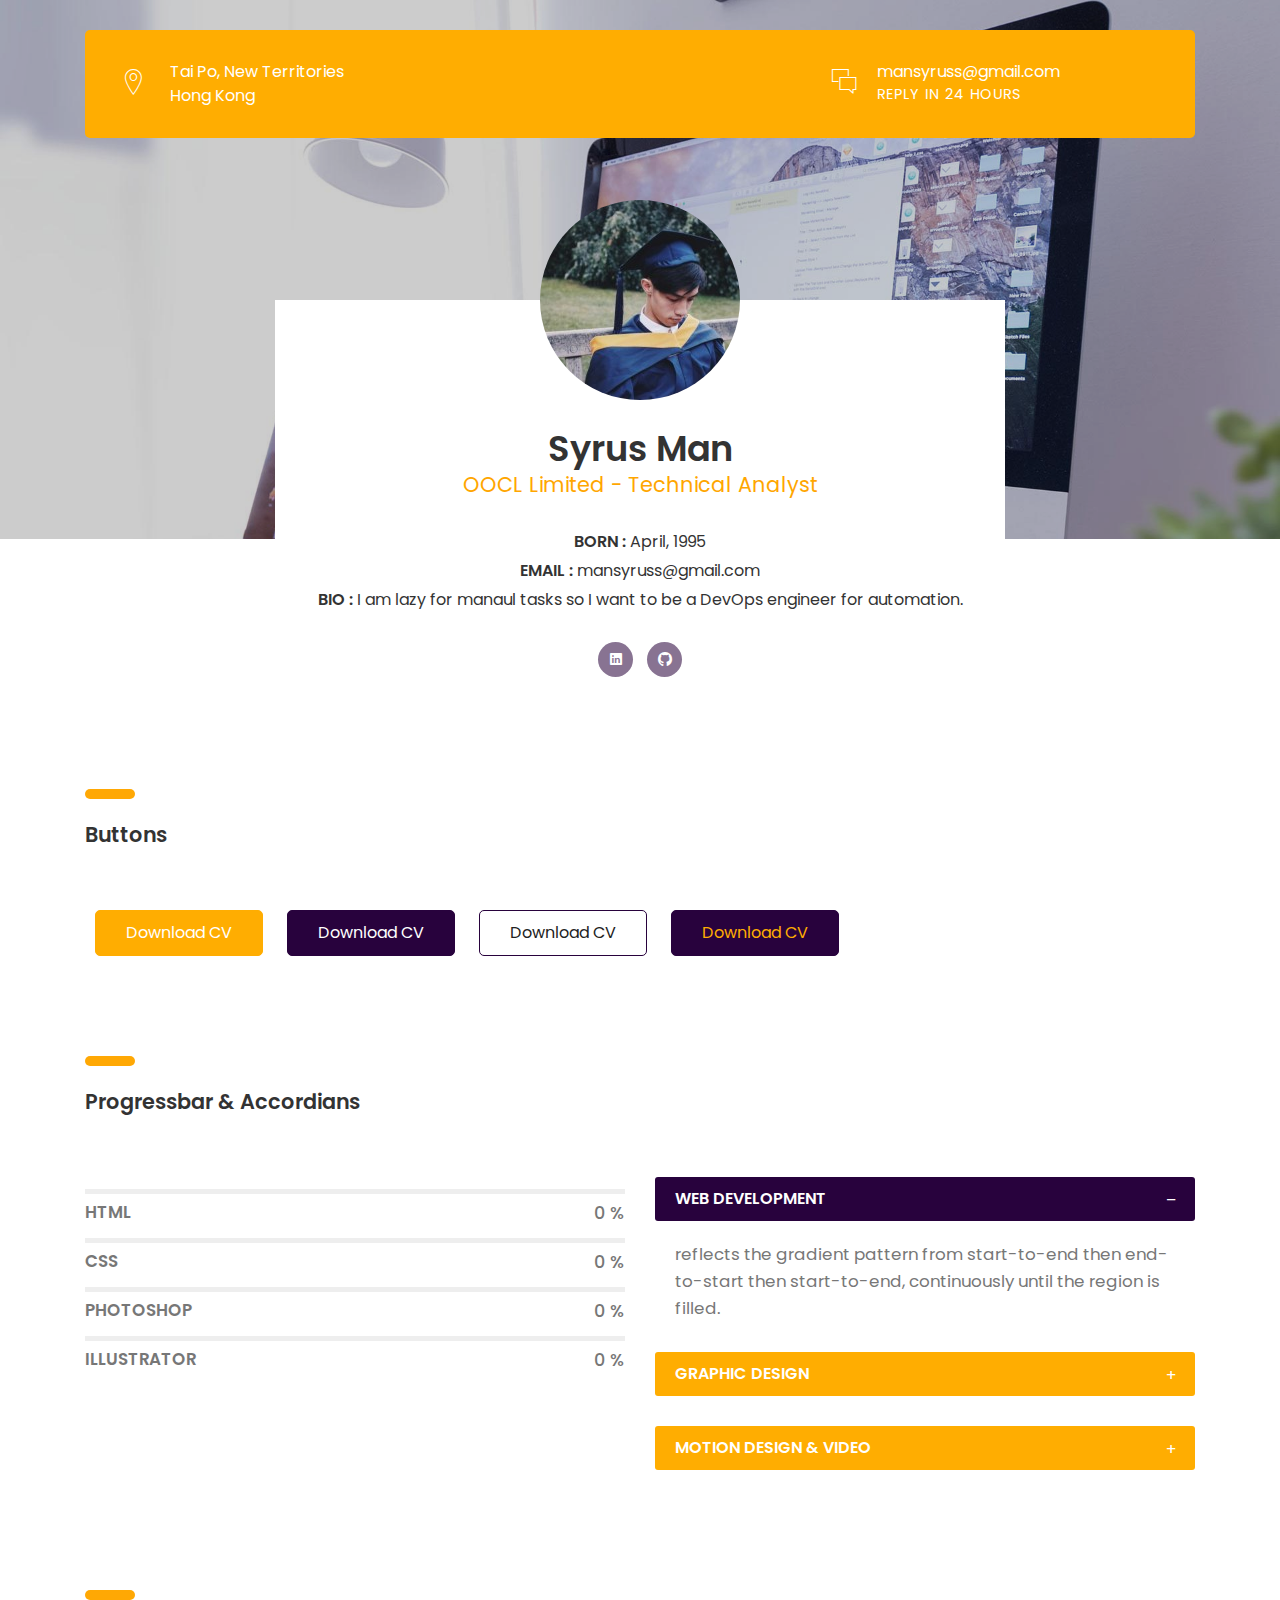
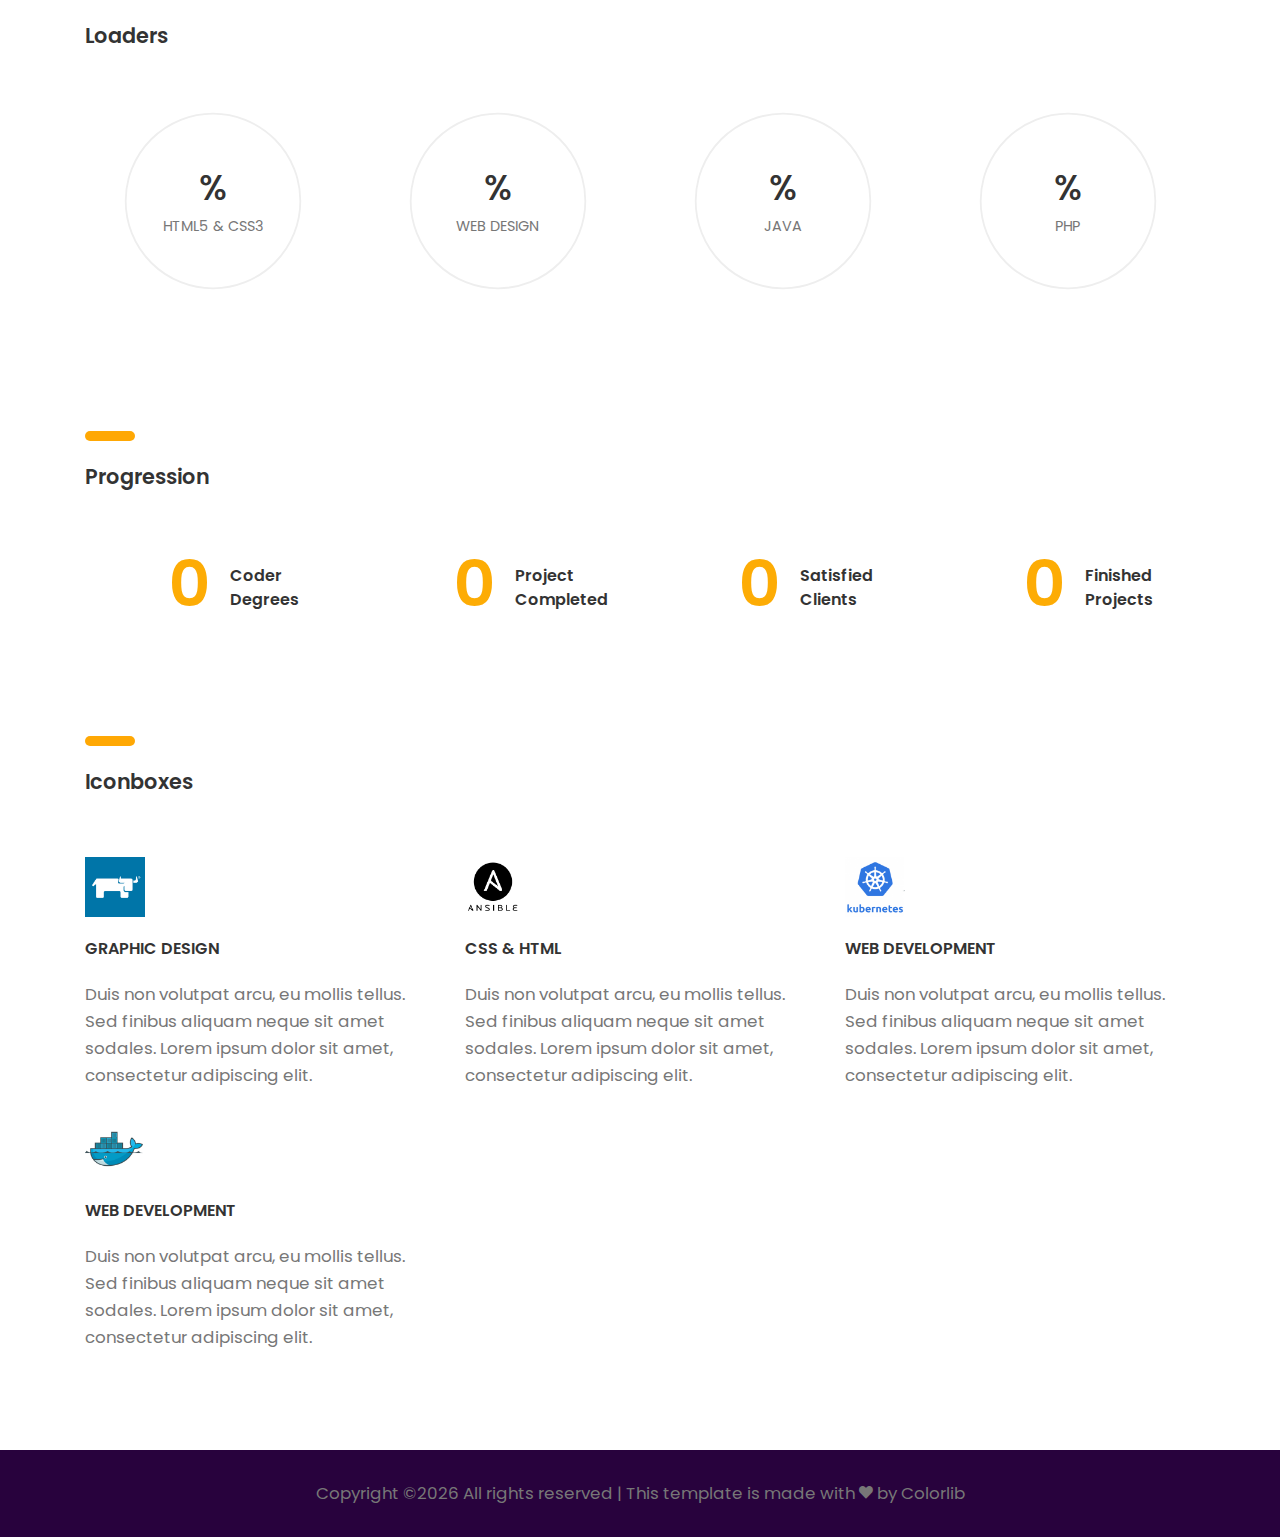
<file: index.html>
<!DOCTYPE HTML>
<html lang="en">
<head>
	<title>Syrus Portfolio</title>
	<meta http-equiv="X-UA-Compatible" content="IE=edge">
    <meta name="viewport" content="width=device-width, initial-scale=1">
	<meta charset="UTF-8">
	
	
	<!-- Font -->
	
	<link href="https://fonts.googleapis.com/css?family=Poppins:400,500,600,700%7CAllura" rel="stylesheet">
	
	<!-- Stylesheets -->
	
	<link href="common-css/bootstrap.css" rel="stylesheet">
	
	<link href="common-css/ionicons.css" rel="stylesheet">
	
	<link href="common-css/fluidbox.min.css" rel="stylesheet">
	
	<link href="04-elements/css/styles.css" rel="stylesheet">
	
	<link href="04-elements/css/responsive.css" rel="stylesheet">
	
</head>
<body>
	
	<header>
		<div class="container">
			<div class="heading-wrapper">
				<div class="row">
					<div class="col-sm-6 col-md-6 col-lg-4">
						<div class="info">
							<i class="icon ion-ios-location-outline"></i>
							<div class="right-area">
								<h5>Tai Po, New Territories</h5>
								<h5>Hong Kong</h5>
							</div><!-- right-area -->
						</div><!-- info -->
					</div><!-- col-sm-4 -->
					
					<div class="col-sm-6 col-md-6 col-lg-4">
						<div class="info">
							<!-- <i class="icon ion-ios-telephone-outline"></i> -->
							<div class="right-area">
								<!-- <h5>337-4139538</h5> -->
								<!-- <h6>MIN - FRI,8AM - 7PM</h6> -->
							</div><!-- right-area -->
						</div><!-- info -->
					</div><!-- col-sm-4 -->
					
					<div class="col-sm-6 col-md-6 col-lg-4">
						<div class="info">
							<i class="icon ion-ios-chatboxes-outline"></i>
							<div class="right-area">
								<h5>mansyruss@gmail.com</h5>
								<h6>REPLY IN 24 HOURS</h6>
							</div><!-- right-area -->
						</div><!-- info -->
					</div><!-- col-sm-4 -->
				</div><!-- row -->
			</div><!-- heading-wrapper -->
			
			<!-- <a class="downlad-btn" href="#">Download CV</a> -->
		</div><!-- container -->
	</header>
	
	<section class="intro-section">
		<div class="container">
			<div class="row">
				<div class="col-md-1 col-lg-2"></div>
				<div class="col-md-10 col-lg-8">
					<div class="intro">
						<div class="profile-img"><img src="images/0.jpg" alt=""></div>
						<h2><b>Syrus Man</b></h2>
						<h4 class="font-yellow">OOCL Limited - Technical Analyst</h4>
						<ul class="information margin-tb-30">
							<li><b>BORN : </b>April, 1995</li>
							<li><b>EMAIL : </b>mansyruss@gmail.com</li>
							<li><b>BIO : </b>I am lazy for manaul tasks so I want to be a DevOps engineer for automation.</li>
						</ul>
						<ul class="social-icons">
							<!-- <li><a href="#"><i class="ion-social-pinterest"></i></a></li> -->
							<li><a href="https://www.linkedin.com/in/syrusman/"><i class="ion-social-linkedin"></i></a></li>
							<!-- <li><a href="#"><i class="ion-social-instagram"></i></a></li> -->
							<li><a href="https://github.com/gisyrus"><i class="ion-social-github"></i></a></li>
							<!-- <li><a href="#"><i class="ion-social-twitter"></i></a></li> -->
						</ul>
					</div><!-- intro -->
				</div><!-- col-sm-8 -->
			</div><!-- row -->
		</div><!-- container -->
	</section><!-- intro-section -->
	
	<section class="btn-section section">
		<div class="container">
		
			<div class="row">
				<div class="col-sm-12">
					<div class="heading">
						<h4><b>Buttons</b></h4>
					</div>
				</div><!-- col-sm-4 -->
			</div><!-- row -->
		
			<a class="btn btn-bg-yellow" href="#">Download CV</a>
			<a class="btn btn-bg-purple" href="#">Download CV</a>
			<a class="btn btn-border-purple" href="#">Download CV</a>
			<a class="btn btn-color-yellow" href="#">Download CV</a>
		</div><!-- container -->
	</section><!-- btn-section -->
	
	<section class="accordian-section section">
		<div class="container">
		
			<div class="row">
				<div class="col-sm-12">
					<div class="heading">
						<h4><b>Progressbar & Accordians</b></h4>
					</div>
				</div><!-- col-sm-12 -->
				
				<div class="col-md-12 col-lg-6">
				
					<div class="line-progress margin-b-20" data-prog-percent=".89"><div></div>
						<p class="progress-title"><b>HTML</b></p></div>
					
					<div class="line-progress margin-b-20" data-prog-percent=".91"><div></div>
						<p class="progress-title"><b>CSS</b></p></div>

					<div class="line-progress margin-b-20" data-prog-percent=".2"><div></div>
						<p class="progress-title"><b>PHOTOSHOP</b></p></div>
					
					<div class="line-progress margin-b-50" data-prog-percent=".85"><div></div>
						<p class="progress-title"><b>ILLUSTRATOR</b></p></div>

				</div><!-- col-sm-6 -->
				
				<div class="col-md-12 col-lg-6">
					<div class="panel margin-b-30">
						<div class="panel-area margin-b-30">
							<h5 class="panel-title active"><b>WEB DEVELOPMENT</b>
								<i class="icon minus ion-minus"></i><i class="icon plus ion-plus"></i></h5>
							<p class="panel-desc">reflects the gradient pattern from start-to-end then end-to-start then start-to-end, 
								continuously until the region is filled.</p>
						</div><!-- panel-area -->
						
						<div class="panel-area margin-b-30">
							<h5 class="panel-title"><b>GRAPHIC DESIGN</b>
								<i class="icon minus ion-minus"></i><i class="icon plus ion-plus"></i></h5>
							<p class="panel-desc">reflects the gradient pattern from start-to-end then end-to-start then start-to-end, 
								continuously until the region is filled.</p>
						</div><!-- panel-area -->
						
						<div class="panel-area margin-b-30">
							<h5 class="panel-title"><b>MOTION DESIGN & VIDEO</b>
								<i class="icon minus ion-minus"></i><i class="icon plus ion-plus"></i></h5>
							<p class="panel-desc">reflects the gradient pattern from start-to-end then end-to-start then start-to-end, 
								continuously until the region is filled.</p>
						</div><!-- panel-area -->
					</div><!-- panel -->
				</div><!-- col-sm-6-->
				
			</div><!-- row -->
		</div><!-- container -->
	</section><!-- accordian-section -->
	
	
	<section class="loaders-section section">
		<div class="container">
			<div class="row">
				<div class="col-sm-12">
					<div class="heading">
						<h4><b>Loaders</b></h4>
					</div>
				</div><!-- col-sm-12 -->
				<div class="col-sm-6 col-md-6 col-lg-3">
					<div class="radial-prog-area margin-b-30">
						<div class="radial-progress" data-prog-percent=".97">
							<div></div>
							<h6 class="progress-title">HTML5 & CSS3</h6>
						</div>
					</div><!-- radial-prog-area-->
				</div><!-- col-sm-6-->
				
				<div class="col-sm-6 col-md-6 col-lg-3">
					<div class="radial-prog-area margin-b-30">
						<div class="radial-progress" data-prog-percent=".78">
							<div></div>
							<h6 class="progress-title">WEB DESIGN</h6>
						</div>
					</div><!-- radial-prog-area-->
				</div><!-- col-sm-6-->
				
				<div class="col-sm-6 col-md-6 col-lg-3">
					<div class="radial-prog-area margin-b-30">
						<div class="radial-progress" data-prog-percent=".67">
							<div></div>
							<h6 class="progress-title">JAVA</h6>
						</div>
					</div><!-- radial-prog-area-->
				</div><!-- col-sm-6-->
				
				<div class="col-sm-6 col-md-6 col-lg-3">
					<div class="radial-prog-area margin-b-50">
						<div class="radial-progress" data-prog-percent=".97">
							<div></div>
							<h6 class="progress-title">PHP</h6>
						</div>
					</div><!-- radial-prog-area-->
				</div><!-- col-sm-6-->
				
			</div><!-- row -->
		</div><!-- container -->
	</section><!-- loaders-section -->
	
	
	<section class="progression-section section" id="counter">
		<div class="container">
			<div class="row">
				<div class="col-sm-12">
					<div class="heading">
						<h4><b>Progression</b></h4>
					</div>
				</div><!-- col-sm-12 -->
				<div class="col-sm-6 col-md-6 col-lg-3">
					<div class="counter margin-b-30">
						<h1 class="title"><b><span class="counter-value" data-duration="400" data-count="3">0</span></b></h1>
						<h5 class="desc"><b>Coder Degrees</b></h5>
					</div><!-- counter -->
				</div><!-- col-md-3-->
				
				<div class="col-sm-6 col-md-6 col-lg-3">
					<div class="counter margin-b-30">
						<h1 class="title"><b><span class="counter-value" data-duration="1400" data-count="25">0</span></b></h1>
						<h5 class="desc"><b>Project Completed</b></h5>
					</div><!-- counter -->
				</div><!-- col-md-3-->
				
				<div class="col-sm-6 col-md-6 col-lg-3">
					<div class="counter margin-b-30">
						<h1 class="title"><b><span class="counter-value" data-duration="700" data-count="311">0</span></b></h1>
						<h5 class="desc"><b>Satisfied Clients</b></h5>
					</div><!-- counter -->
				</div><!-- col-md-3-->
				
				<div class="col-sm-6 col-md-6 col-lg-3">
					<div class="counter margin-b-30">
						<h1 class="title"><b><span class="counter-value" data-duration="2000" data-count="732">0</span></b></h1>
						<h5 class="desc"><b>Finished Projects</b></h5>
					</div><!-- margin-b-30 -->
				</div><!-- col-md-3-->
				
			</div><!-- row -->
		</div><!-- container -->
	</section><!-- progression-section -->
	
	
	<section class="iconboxes-section section" id="counter">
		<div class="container">
			<div class="row">
				<div class="col-sm-12">
					<div class="heading">
						<h4><b>Iconboxes</b></h4>
					</div>
				</div><!-- col-sm-12 -->
				
				<div class="col-sm-6 col-md-6 col-lg-4">
					<div class="iconbox margin-b-30">
						<i class="line-icon icon-rancher"></i>
						<h5 class="margin-tb-20"><b>GRAPHIC DESIGN</b></h5>
						<p>Duis non volutpat arcu, eu mollis tellus. 
						Sed finibus aliquam neque sit amet sodales. 
						Lorem ipsum dolor sit amet, consectetur adipiscing elit.</p>
					</div><!-- counter -->
				</div><!-- col-md-4 -->
				
				<div class="col-sm-6 col-md-6 col-lg-4">
					<div class="iconbox margin-b-30">
						<i class="line-icon icon-ansible"></i>
						<h5 class="margin-tb-20"><b>CSS & HTML</b></h5>
						<p>Duis non volutpat arcu, eu mollis tellus. 
						Sed finibus aliquam neque sit amet sodales. 
						Lorem ipsum dolor sit amet, consectetur adipiscing elit.</p>
					</div><!-- counter -->
				</div><!-- col-md-4 -->
				
				<div class="col-sm-6 col-md-6 col-lg-4">
					<div class="iconbox margin-b-30">
						<i class="line-icon icon-k8s"></i>
						<h5 class="margin-tb-20"><b>WEB DEVELOPMENT</b></h5>
						<p>Duis non volutpat arcu, eu mollis tellus. 
						Sed finibus aliquam neque sit amet sodales. 
						Lorem ipsum dolor sit amet, consectetur adipiscing elit.</p>
					</div><!-- counter -->
				</div><!-- col-md-4 -->
				<div class="col-sm-6 col-md-6 col-lg-4">
					<div class="iconbox margin-b-30">
						<i class="line-icon icon-docker"></i>
						<h5 class="margin-tb-20"><b>WEB DEVELOPMENT</b></h5>
						<p>Duis non volutpat arcu, eu mollis tellus. 
						Sed finibus aliquam neque sit amet sodales. 
						Lorem ipsum dolor sit amet, consectetur adipiscing elit.</p>
					</div><!-- counter -->
				</div><!-- col-md-4 -->

			</div><!-- row -->
		</div><!-- container -->
	</section><!-- progression-section -->
	
	
	<footer>
		<p class="copyright">
			<!-- Link back to Colorlib can't be removed. Template is licensed under CC BY 3.0. -->
Copyright &copy;<script>document.write(new Date().getFullYear());</script> All rights reserved | This template is made with <i class="ion-heart" aria-hidden="true"></i> by <a href="https://colorlib.com" target="_blank">Colorlib</a>
<!-- Link back to Colorlib can't be removed. Template is licensed under CC BY 3.0. -->
		</p>
	</footer>
	
	
	<!-- SCIPTS -->
	
	<script src="common-js/jquery-3.2.1.min.js"></script>
	
	<script src="common-js/tether.min.js"></script>
	
	<script src="common-js/bootstrap.js"></script>
	
	<script src="common-js/isotope.pkgd.min.js"></script>
	
	<script src="common-js/jquery.waypoints.min.js"></script>
	
	<script src="common-js/progressbar.min.js"></script>
	
	<script src="common-js/jquery.fluidbox.min.js"></script>
	
	<script src="common-js/scripts.js"></script>
	
</body>
</html>
</file>
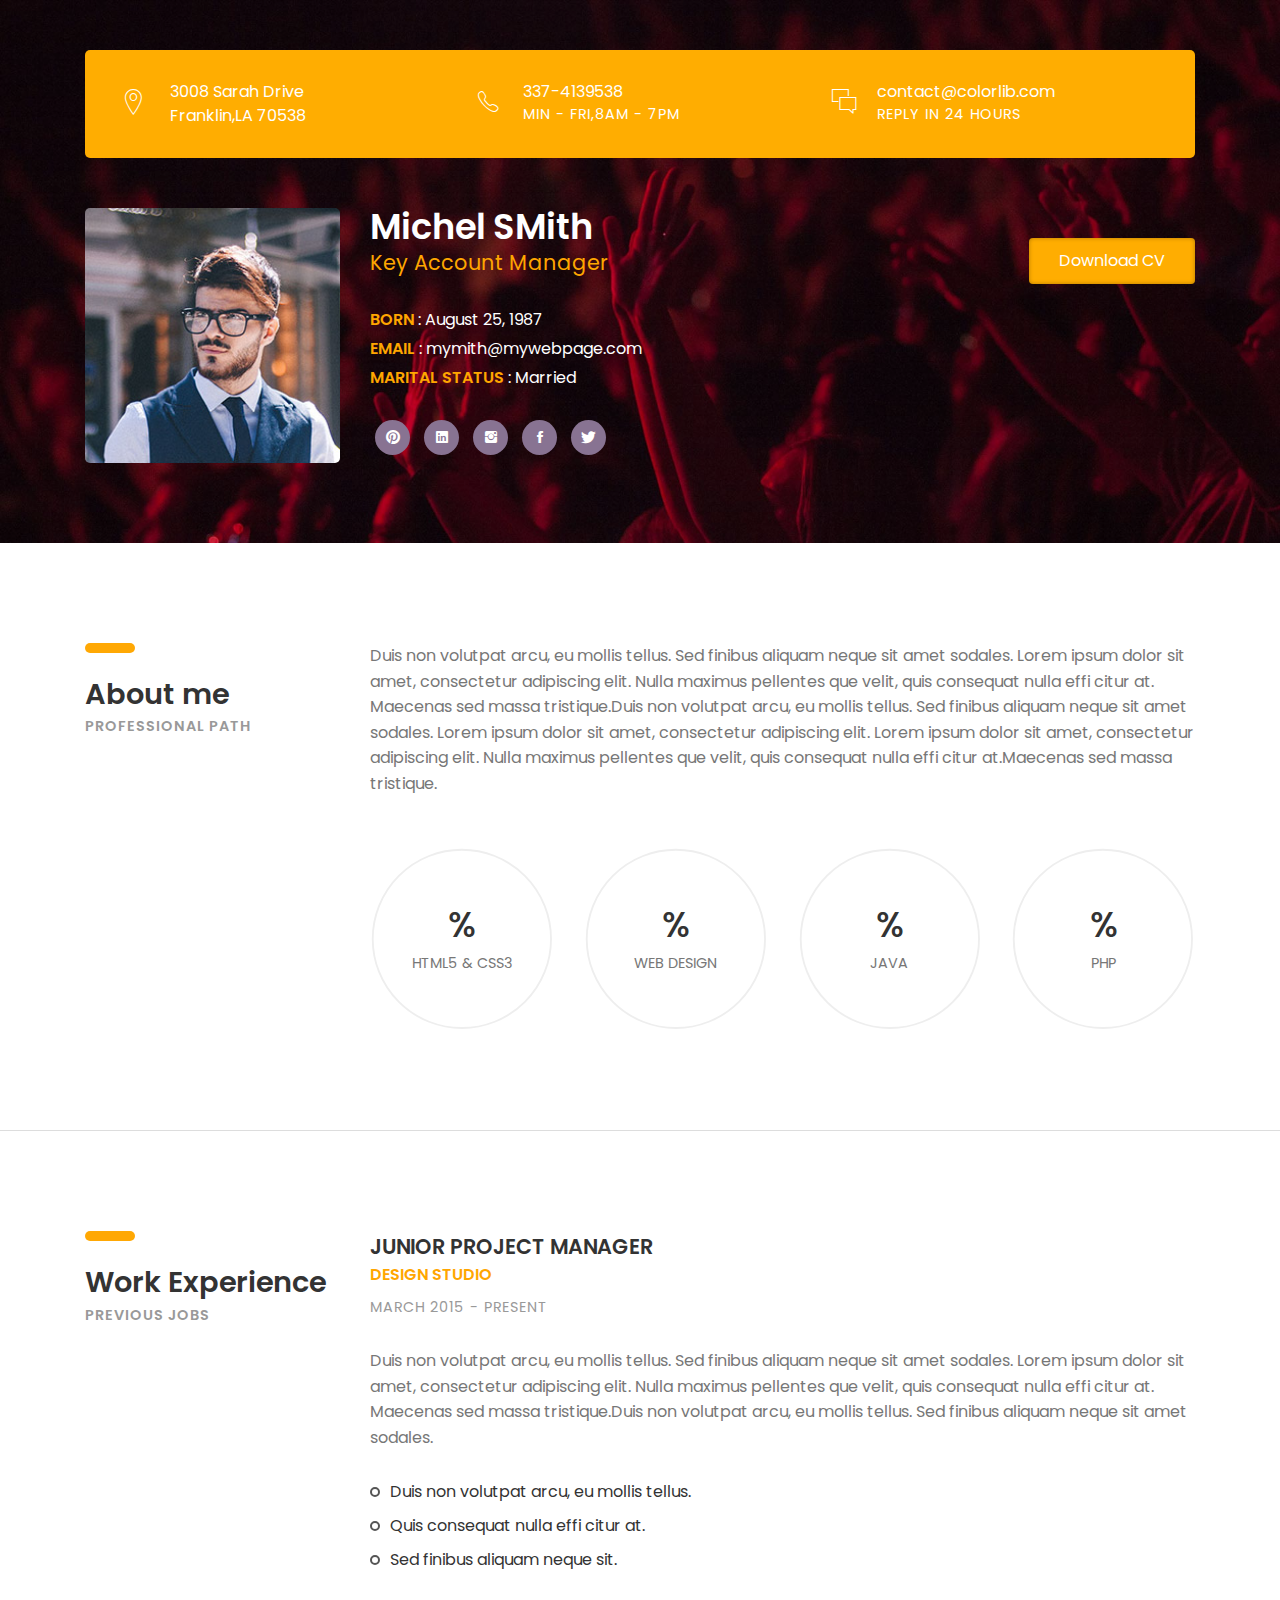
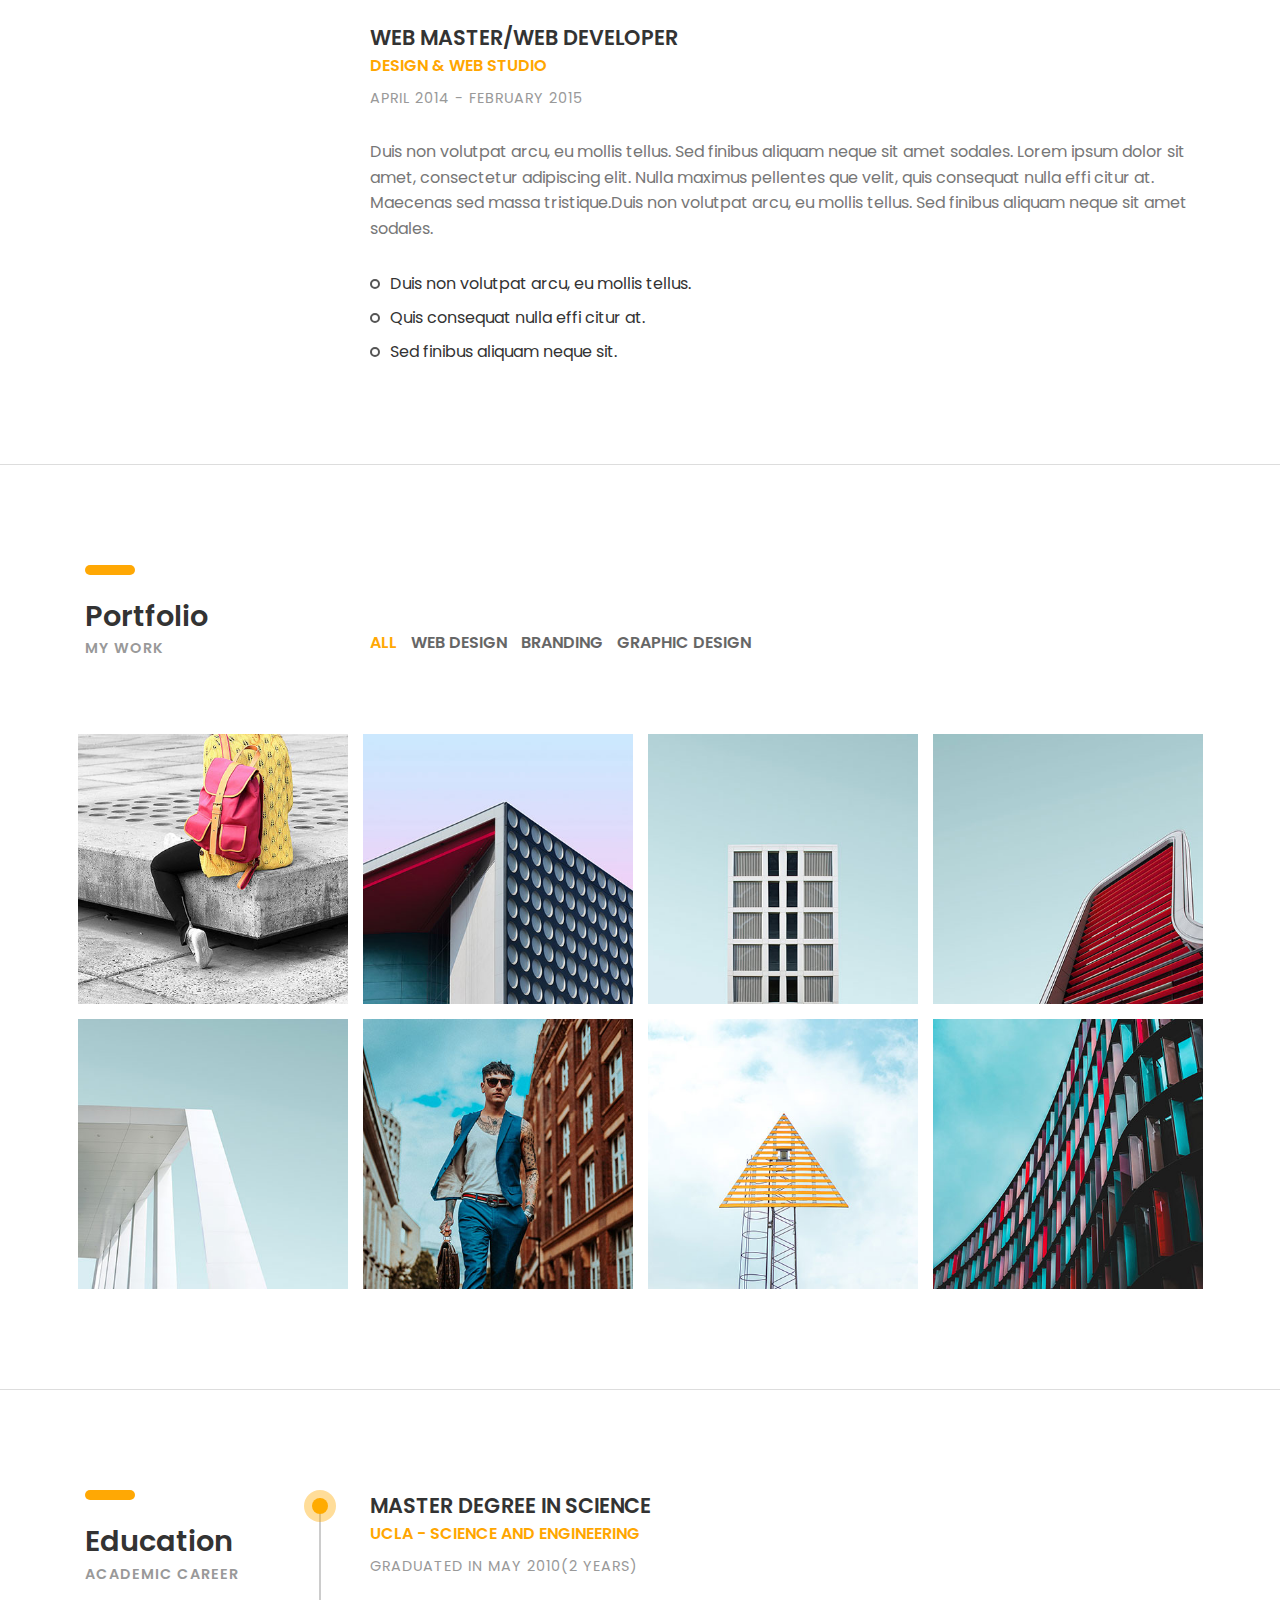
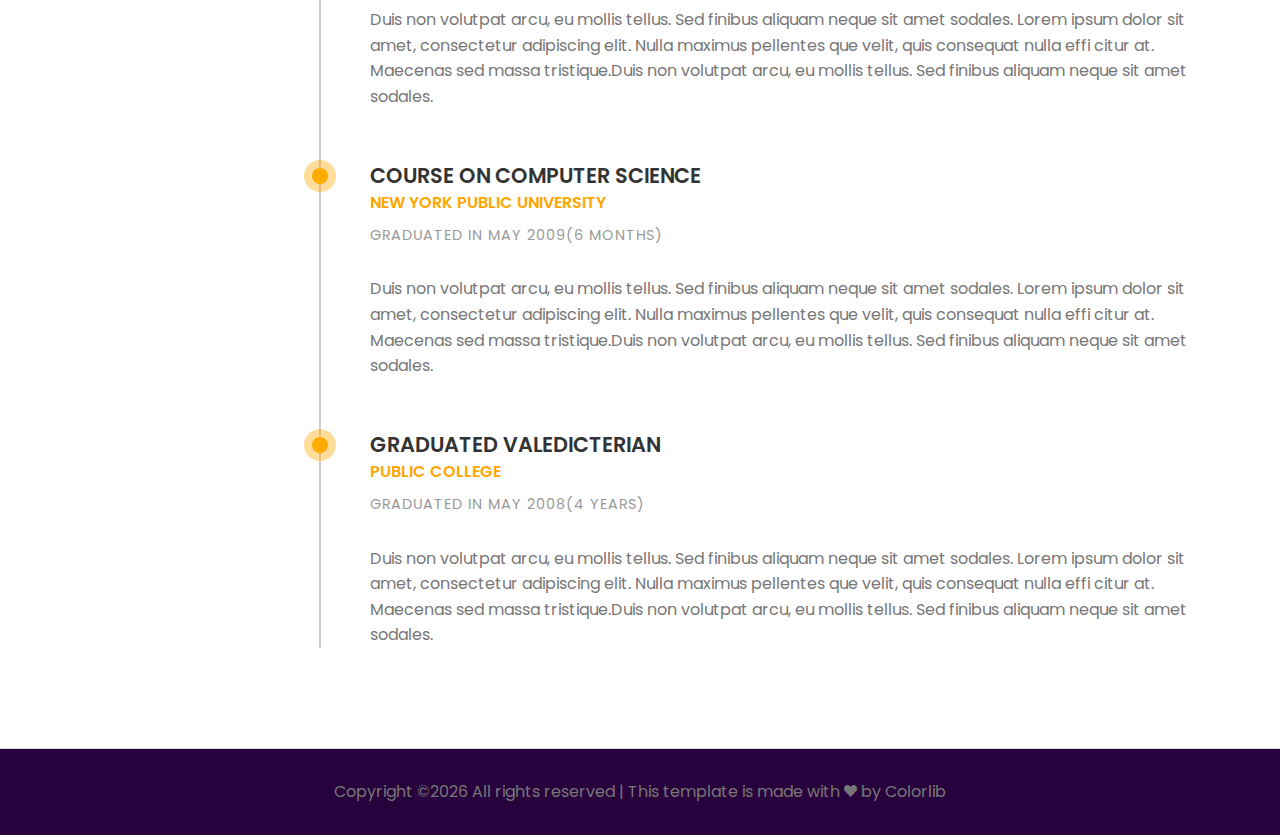
<file: 02-cv-boxed.html>
<!DOCTYPE HTML>
<html lang="en">
<head>
	<title>CV - Portfolio</title>
	<meta http-equiv="X-UA-Compatible" content="IE=edge">
    <meta name="viewport" content="width=device-width, initial-scale=1">
	<meta charset="UTF-8">
	
	
	<!-- Font -->
	
	<link href="https://fonts.googleapis.com/css?family=Poppins:400,500,600,700%7CAllura" rel="stylesheet">
	
	<!-- Stylesheets -->
	
	<link href="common-css/bootstrap.css" rel="stylesheet">
	
	<link href="common-css/ionicons.css" rel="stylesheet">
	
	<link href="common-css/fluidbox.min.css" rel="stylesheet">
	
	<link href="02-cv-boxed/css/styles.css" rel="stylesheet">
	
	<link href="02-cv-boxed/css/responsive.css" rel="stylesheet">
	
</head>
<body>
	
	<section class="intro-section">
		<div class="container">
		
			<div class="heading-wrapper">
				<div class="row">
					<div class="col-sm-6 col-md-6 col-lg-4">
						<div class="info">
							<i class="icon ion-ios-location-outline"></i>
							<div class="right-area">
								<h5>3008 Sarah Drive</h5>
								<h5>Franklin,LA 70538</h5>
							</div><!-- right-area -->
						</div><!-- info -->
					</div><!-- col-sm-4 -->
					
					<div class="col-sm-6 col-md-6 col-lg-4">
						<div class="info">
							<i class="icon ion-ios-telephone-outline"></i>
							<div class="right-area">
								<h5>337-4139538</h5>
								<h6>MIN - FRI,8AM - 7PM</h6>
							</div><!-- right-area -->
						</div><!-- info -->
					</div><!-- col-sm-4 -->
					
					<div class="col-sm-6 col-md-6 col-lg-4">
						<div class="info">
							<i class="icon ion-ios-chatboxes-outline"></i>
							<div class="right-area">
								<h5>contact@colorlib.com</h5>
								<h6>REPLY IN 24 HOURS</h6>
							</div><!-- right-area -->
						</div><!-- info -->
					</div><!-- col-sm-4 -->
				</div><!-- row -->
			</div><!-- heading-wrapper -->
			
		
		
			<div class="intro">
				<div class="row">
				
					<div class="col-sm-8 col-md-4 col-lg-3">
						<div class="profile-img margin-b-30"><img src="images/profile-1-250x250.jpg" alt=""></div>
					</div><!-- col-sm-8 -->
					
					<div class="col-sm-10 col-md-5 col-lg-6">		
							<h2><b>Michel SMith</b></h2>
							<h4 class="font-yellow">Key Account Manager</h4>
							<ul class="information margin-tb-30">
								<li><b class="font-yellow">BORN</b> : August 25, 1987</li>
								<li><b class="font-yellow">EMAIL</b> : mymith@mywebpage.com</li>
								<li><b class="font-yellow">MARITAL STATUS</b> : Married</li>
							</ul>
							<ul class="social-icons">
								<li><a href="#"><i class="ion-social-pinterest"></i></a></li>
								<li><a href="#"><i class="ion-social-linkedin"></i></a></li>
								<li><a href="#"><i class="ion-social-instagram"></i></a></li>
								<li><a href="#"><i class="ion-social-facebook"></i></a></li>
								<li><a href="#"><i class="ion-social-twitter"></i></a></li>
							</ul>
					</div><!-- col-sm-8 -->
					
					<div class="col-sm-10 col-md-3 col-lg-3">
						<a class="downlad-btn" href="#">Download CV</a>
					</div><!-- col-lg-2 -->
			
				</div><!-- row -->
			
			</div><!-- intro -->
		</div><!-- container -->
	</section><!-- intro-section -->
	
	
	<section class="about-section section">
		<div class="container">
			<div class="row">
				<div class="col-sm-12 col-md-3">
					<div class="heading">
						<h3><b>About me</b></h3>
						<h6 class="font-lite-black"><b>PROFESSIONAL PATH</b></h6>
					</div>
				</div><!-- col-sm-3 -->
				<div class="col-sm-12 col-md-9">
					<p class="margin-b-50">Duis non volutpat arcu, eu mollis tellus. Sed finibus aliquam neque 
					sit amet sodales. Lorem ipsum dolor sit amet, consectetur adipiscing elit. 
					Nulla maximus pellentes que velit, quis consequat nulla effi citur at. 
					Maecenas sed massa tristique.Duis non volutpat arcu, eu mollis tellus. 
					Sed finibus aliquam neque sit amet sodales. Lorem ipsum dolor sit amet, 
					consectetur adipiscing elit. Lorem ipsum dolor sit amet, consectetur 
					adipiscing elit. Nulla maximus pellentes que velit, quis consequat nulla 
					effi citur at.Maecenas sed massa tristique.</p>
					
					<div class="row">
						<div class="col-sm-6 col-md-6 col-lg-3">
							<div class="radial-prog-area margin-b-30">
								<div class="radial-progress" data-prog-percent=".97">
									<div></div>
									<h6 class="progress-title">HTML5 & CSS3</h6>
								</div>
							</div><!-- radial-prog-area-->
						</div><!-- col-sm-6-->
					
						<div class="col-sm-6 col-md-6 col-lg-3">
							<div class="radial-prog-area margin-b-30">
								<div class="radial-progress" data-prog-percent=".78">
									<div></div>
									<h6 class="progress-title">WEB DESIGN</h6>
								</div>
							</div><!-- radial-prog-area-->
						</div><!-- col-sm-6-->
						
						<div class="col-sm-6 col-md-6 col-lg-3">
							<div class="radial-prog-area margin-b-30">
								<div class="radial-progress" data-prog-percent=".67">
									<div></div>
									<h6 class="progress-title">JAVA</h6>
								</div>
							</div><!-- radial-prog-area-->
						</div><!-- col-sm-6-->
						
						<div class="col-sm-6 col-md-6 col-lg-3">
							<div class="radial-prog-area margin-b-50">
								<div class="radial-progress" data-prog-percent=".97">
									<div></div>
									<h6 class="progress-title">PHP</h6>
								</div>
							</div><!-- radial-prog-area-->
						</div><!-- col-sm-6-->
					
					</div><!-- row -->
				</div><!-- col-sm-9 -->
			</div><!-- row -->
		</div><!-- container -->
	</section><!-- about-section -->
	
	<section class="experience-section section">
		<div class="container">
			<div class="row">
				<div class="col-sm-12 col-md-3">
					<div class="heading">
						<h3><b>Work Experience</b></h3>
						<h6 class="font-lite-black"><b>PREVIOUS JOBS</b></h6>
					</div>
				</div><!-- col-sm-3 -->
				
				<div class="col-sm-12 col-md-9">
					<div class="experience margin-b-50">
						<h4><b>JUNIOR PROJECT MANAGER</b></h4>
						<h5 class="font-yellow"><b>DESIGN STUDIO</b></h5>
						<h6 class="font-lite-black margin-t-10">MARCH 2015 - PRESENT</h6>
						<p class="margin-tb-30">Duis non volutpat arcu, eu mollis tellus. Sed finibus aliquam neque sit amet sodales. 
							Lorem ipsum dolor sit amet, consectetur adipiscing elit. Nulla maximus pellentes que velit, 
							quis consequat nulla effi citur at. Maecenas sed massa tristique.Duis non volutpat arcu, 
							eu mollis tellus. Sed finibus aliquam neque sit amet sodales. </p>
						<ul class="list margin-b-30">
							<li>Duis non volutpat arcu, eu mollis tellus.</li>
							<li>Quis consequat nulla effi citur at.</li>
							<li>Sed finibus aliquam neque sit.</li>
						</ul>
					</div><!-- experience -->
					
					<div class="experience margin-b-50">
						<h4><b>WEB MASTER/WEB DEVELOPER</b></h4>
						<h5 class="font-yellow"><b>DESIGN & WEB STUDIO</b></h5>
						<h6 class="font-lite-black margin-t-10">APRIL 2014 - FEBRUARY 2015</h6>
						<p class="margin-tb-30">Duis non volutpat arcu, eu mollis tellus. Sed finibus aliquam neque sit amet sodales. 
							Lorem ipsum dolor sit amet, consectetur adipiscing elit. Nulla maximus pellentes que velit, 
							quis consequat nulla effi citur at. Maecenas sed massa tristique.Duis non volutpat arcu, 
							eu mollis tellus. Sed finibus aliquam neque sit amet sodales. </p>
						<ul class="list">
							<li>Duis non volutpat arcu, eu mollis tellus.</li>
							<li>Quis consequat nulla effi citur at.</li>
							<li>Sed finibus aliquam neque sit.</li>
						</ul>
					</div><!-- experience -->
					
				</div><!-- col-sm-9 -->
			</div><!-- row -->
		</div><!-- container -->
	</section><!-- experience-section -->
	
	<section class="portfolio-section section">
		<div class="container">
			<div class="row">
				<div class="col-sm-12 col-md-3">
					<div class="heading">
						<h3><b>Portfolio</b></h3>
						<h6 class="font-lite-black"><b>MY WORK</b></h6>
					</div>
				</div><!-- col-sm-3 -->
				
				<div class="col-sm-12 col-md-9">
					<div class="portfolioFilter clearfix margin-b-80">
						<a href="#" data-filter="*" class="current"><b>ALL</b></a>
						<a href="#" data-filter=".web-design"><b>WEB DESIGN</b></a>
						<a href="#" data-filter=".branding"><b>BRANDING</b></a>
						<a href="#" data-filter=".graphic-design"><b>GRAPHIC DESIGN</b></a>
					</div><!-- portfolioFilter -->
				</div><!-- col-sm-8 -->
			</div><!-- row -->
			
			<div class="portfolioContainer  margin-b-50">
				
				<div class="p-item web-design">
					<a href="images/portfolio-13-400x400.jpg" data-fluidbox>
						<img src="images/portfolio-13-400x400.jpg" alt=""></a>
				</div><!-- p-item -->
				
				<div class="p-item branding graphic-design">
					<a href="images/portfolio-14-400x400.jpg" data-fluidbox>
						<img src="images/portfolio-14-400x400.jpg" alt=""></a>
				</div><!-- p-item -->
				
				<div class="p-item web-design">
					<a href="images/portfolio-15-400x400.jpg" data-fluidbox>
						<img src="images/portfolio-15-400x400.jpg" alt=""></a>
				</div><!-- p-item -->
				
				<div class="p-item graphic-design">
					<a class="img" href="images/portfolio-16-400x400.jpg" data-fluidbox>
						<img src="images/portfolio-16-400x400.jpg" alt=""></a>
				</div><!-- p-item -->
				
				<div class="p-item branding graphic-design">
					<a href="images/portfolio-17-400x400.jpg" data-fluidbox>
						<img src="images/portfolio-17-400x400.jpg" alt=""></a>
				</div><!-- p-item -->
				
				<div class="p-item graphic-design web-design">
					<a href="images/portfolio-18-400x400.jpg" data-fluidbox>
						<img src="images/portfolio-18-400x400.jpg" alt=""></a>
				</div><!-- p-item -->
				
				<div class="p-item  graphic-design branding">
					<a href="images/portfolio-19-400x400.jpg" data-fluidbox>
						<img src="images/portfolio-19-400x400.jpg" alt=""></a>
				</div><!-- p-item -->
					
				<div class="p-item web-design branding">
					<a href="images/portfolio-20-400x400.jpg" data-fluidbox>
						<img src="images/portfolio-20-400x400.jpg" alt=""></a>
				</div><!-- p-item -->
			
			</div><!-- portfolioContainer -->
		</div><!-- container -->
	</section><!-- portfolio-section -->
	
	
	<section class="education-section section">
		<div class="container">
			<div class="row">
				<div class="col-sm-12 col-md-3">
					<div class="heading">
						<h3><b>Education</b></h3>
						<h6 class="font-lite-black"><b>ACADEMIC CAREER</b></h6>
					</div>
				</div><!-- col-sm-3 -->
				
				<div class="col-sm-12 col-md-9">
				
					<div class="education-wrapper">
						<div class="education margin-b-50">
							<h4><b>MASTER DEGREE IN SCIENCE</b></h4>
							<h5 class="font-yellow"><b>UCLA - SCIENCE AND ENGINEERING</b></h5>
							<h6 class="font-lite-black margin-t-10">GRADUATED IN MAY 2010(2 YEARS)</h6>
							<p class="margin-tb-30">Duis non volutpat arcu, eu mollis tellus. Sed finibus aliquam neque sit amet sodales. 
							Lorem ipsum dolor sit amet, consectetur adipiscing elit. Nulla maximus pellentes que velit, 
							quis consequat nulla effi citur at. Maecenas sed massa tristique.Duis non volutpat arcu, 
							eu mollis tellus. Sed finibus aliquam neque sit amet sodales. </p>
						</div><!-- education -->
						
						<div class="education margin-b-50">
							<h4><b>COURSE ON COMPUTER SCIENCE</b></h4>
							<h5 class="font-yellow"><b>NEW YORK PUBLIC UNIVERSITY</b></h5>
							<h6 class="font-lite-black margin-t-10">GRADUATED IN MAY 2009(6 MONTHS)</h6>
							<p class="margin-tb-30">Duis non volutpat arcu, eu mollis tellus. Sed finibus aliquam neque sit amet sodales. 
							Lorem ipsum dolor sit amet, consectetur adipiscing elit. Nulla maximus pellentes que velit, 
							quis consequat nulla effi citur at. Maecenas sed massa tristique.Duis non volutpat arcu, 
							eu mollis tellus. Sed finibus aliquam neque sit amet sodales. </p>
						</div><!-- education -->
						
						<div class="education margin-b-50">
							<h4><b>GRADUATED VALEDICTERIAN</b></h4>
							<h5 class="font-yellow"><b>PUBLIC COLLEGE</b></h5>
							<h6 class="font-lite-black margin-t-10">GRADUATED IN MAY 2008(4 YEARS)</h6>
							<p class="margin-tb-30">Duis non volutpat arcu, eu mollis tellus. Sed finibus aliquam neque sit amet sodales. 
							Lorem ipsum dolor sit amet, consectetur adipiscing elit. Nulla maximus pellentes que velit, 
							quis consequat nulla effi citur at. Maecenas sed massa tristique.Duis non volutpat arcu, 
							eu mollis tellus. Sed finibus aliquam neque sit amet sodales. </p>
						</div><!-- education -->
					</div><!-- education-wrapper -->
				</div><!-- col-sm-9 -->
			</div><!-- row -->
		</div><!-- container -->
		
	</section><!-- education-section -->
	
	<footer>
		<p class="copyright">
			<!-- Link back to Colorlib can't be removed. Template is licensed under CC BY 3.0. -->
Copyright &copy;<script>document.write(new Date().getFullYear());</script> All rights reserved | This template is made with <i class="ion-heart" aria-hidden="true"></i> by <a href="https://colorlib.com" target="_blank">Colorlib</a>
<!-- Link back to Colorlib can't be removed. Template is licensed under CC BY 3.0. -->
		</p>
	</footer>
	
	
	<!-- SCIPTS -->
	
	<script src="common-js/jquery-3.2.1.min.js"></script>
	
	<script src="common-js/tether.min.js"></script>
	
	<script src="common-js/bootstrap.js"></script>
	
	<script src="common-js/isotope.pkgd.min.js"></script>
	
	<script src="common-js/jquery.waypoints.min.js"></script>
	
	<script src="common-js/progressbar.min.js"></script>
	
	<script src="common-js/jquery.fluidbox.min.js"></script>
	
	<script src="common-js/scripts.js"></script>
	
</body>
</html>
</file>
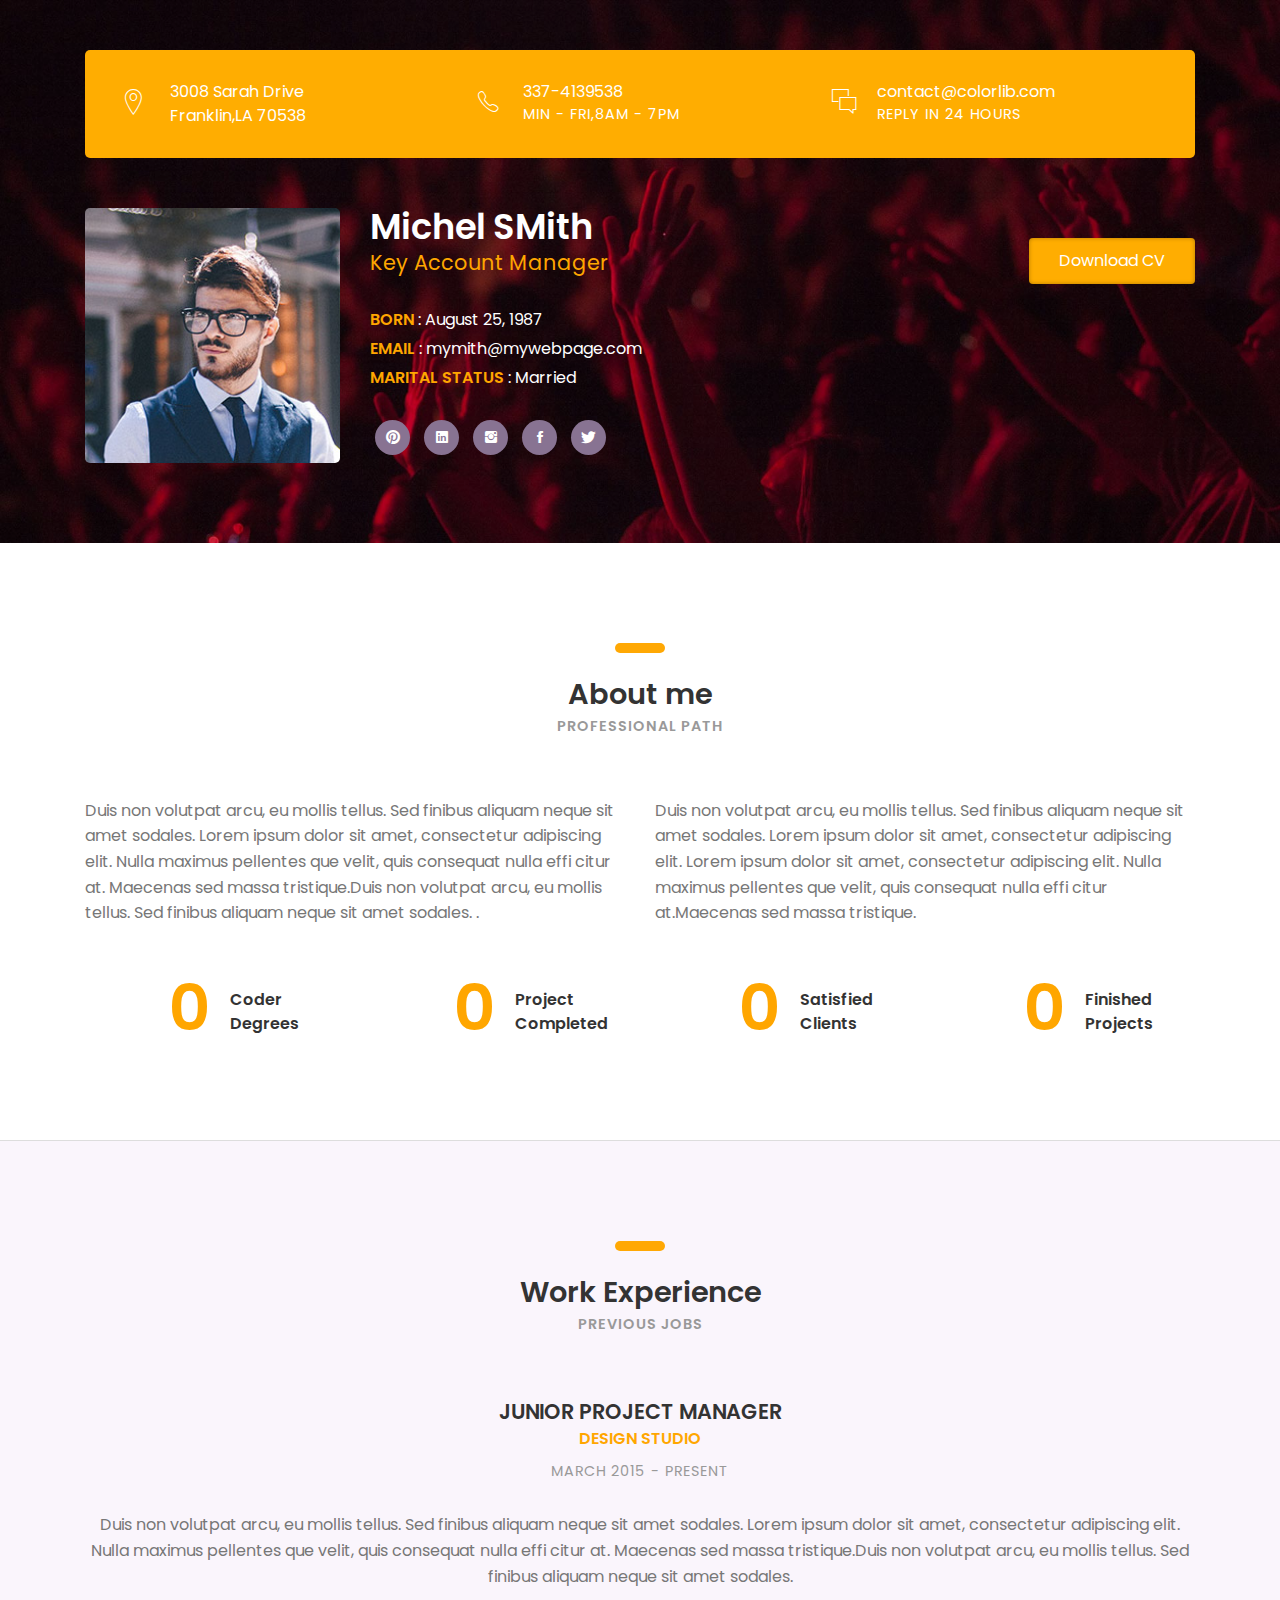
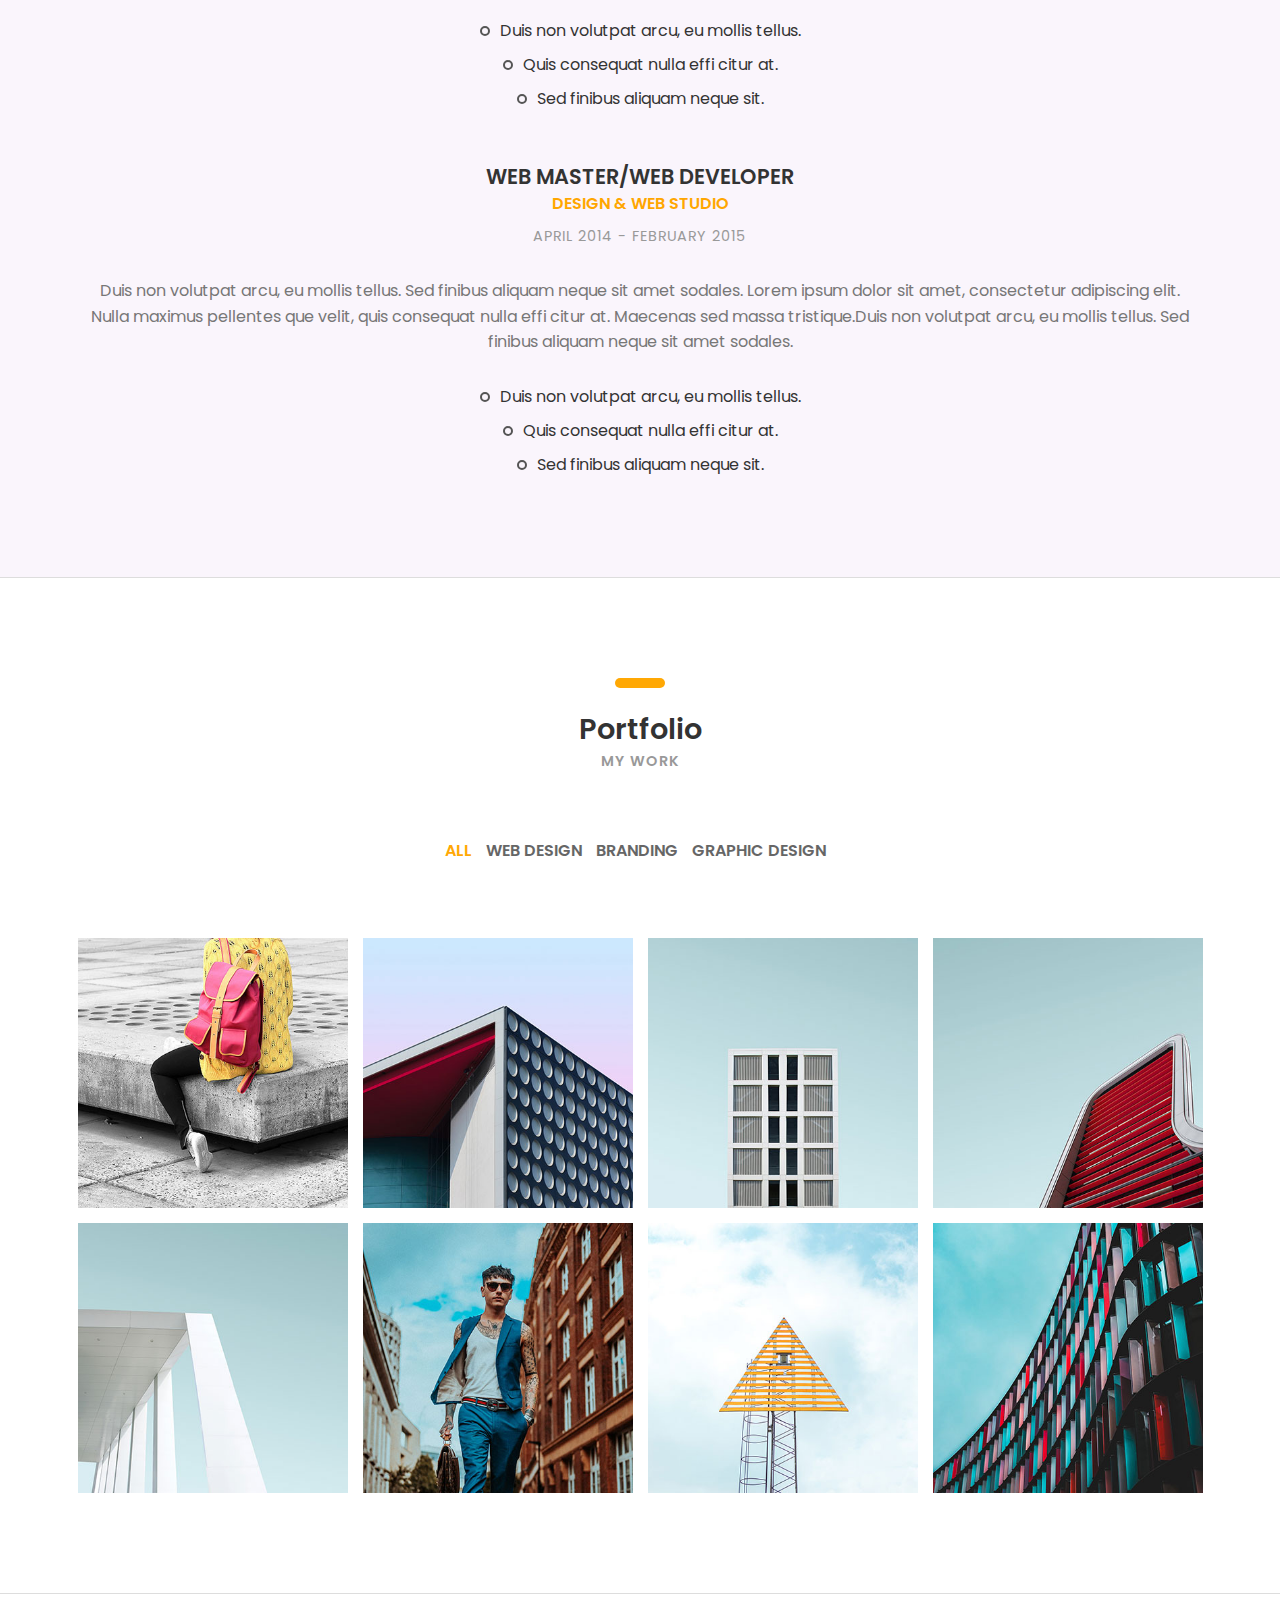
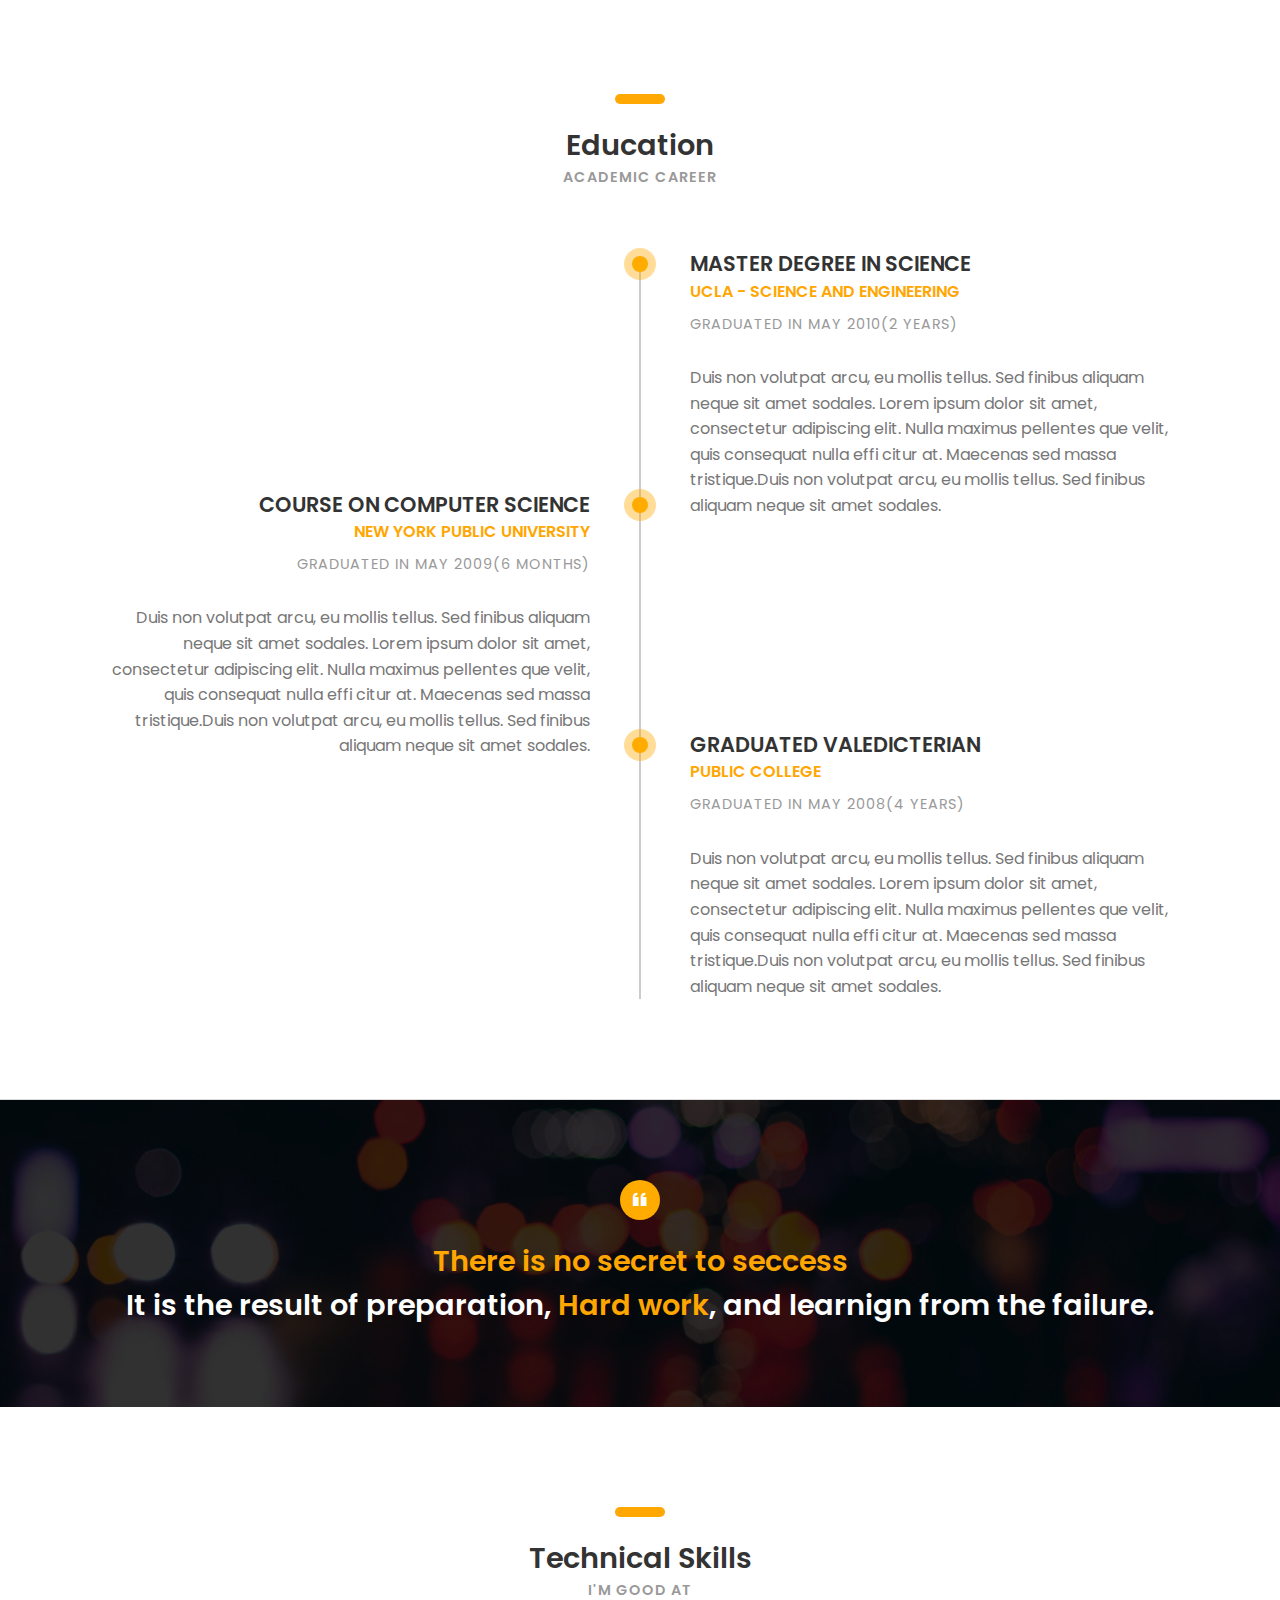
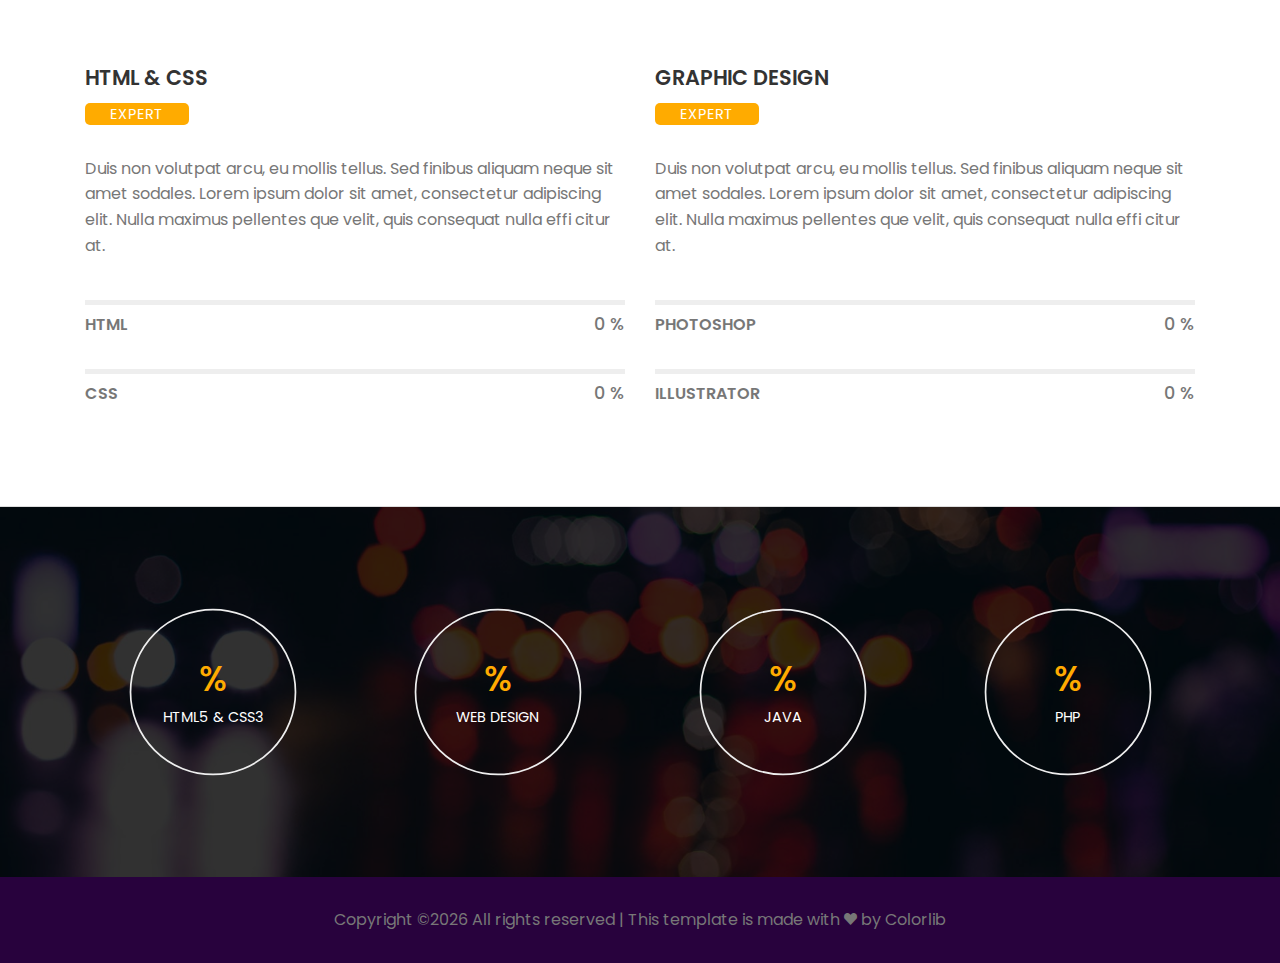
<file: 03-cv-business.html>
<!DOCTYPE HTML>
<html lang="en">
<head>
	<title>CV - Portfolio</title>
	<meta http-equiv="X-UA-Compatible" content="IE=edge">
    <meta name="viewport" content="width=device-width, initial-scale=1">
	<meta charset="UTF-8">
	
	
	<!-- Font -->
	
	<link href="https://fonts.googleapis.com/css?family=Poppins:400,500,600,700%7CAllura" rel="stylesheet">
	
	<!-- Stylesheets -->
	
	<link href="common-css/bootstrap.css" rel="stylesheet">
	
	<link href="common-css/ionicons.css" rel="stylesheet">
	
	<link href="common-css/fluidbox.min.css" rel="stylesheet">
	
	<link href="03-cv-business/css/styles.css" rel="stylesheet">
	
	<link href="03-cv-business/css/responsive.css" rel="stylesheet">
	
</head>
<body>
	
	<section class="intro-section">
		<div class="container">
		
			<div class="heading-wrapper">
				<div class="row">
					<div class="col-sm-6 col-md-6 col-lg-4">
						<div class="info">
							<i class="icon ion-ios-location-outline"></i>
							<div class="right-area">
								<h5>3008 Sarah Drive</h5>
								<h5>Franklin,LA 70538</h5>
							</div><!-- right-area -->
						</div><!-- info -->
					</div><!-- col-sm-4 -->
					
					<div class="col-sm-6 col-md-6 col-lg-4">
						<div class="info">
							<i class="icon ion-ios-telephone-outline"></i>
							<div class="right-area">
								<h5>337-4139538</h5>
								<h6>MIN - FRI,8AM - 7PM</h6>
							</div><!-- right-area -->
						</div><!-- info -->
					</div><!-- col-sm-4 -->
					
					<div class="col-sm-6 col-md-6 col-lg-4">
						<div class="info">
							<i class="icon ion-ios-chatboxes-outline"></i>
							<div class="right-area">
								<h5>contact@colorlib.com</h5>
								<h6>REPLY IN 24 HOURS</h6>
							</div><!-- right-area -->
						</div><!-- info -->
					</div><!-- col-sm-4 -->
				</div><!-- row -->
			</div><!-- heading-wrapper -->
			
		
			<div class="intro">
				<div class="row">
				
					<div class="col-sm-8 col-md-4 col-lg-3">
						<div class="profile-img margin-b-30"><img src="images/profile-1-250x250.jpg" alt=""></div>
					</div><!-- col-sm-8 -->
					
					<div class="col-sm-10 col-md-5 col-lg-6">		
							<h2><b>Michel SMith</b></h2>
							<h4 class="font-yellow">Key Account Manager</h4>
							<ul class="information margin-tb-30">
								<li><b class="font-yellow">BORN</b> : August 25, 1987</li>
								<li><b class="font-yellow">EMAIL</b> : mymith@mywebpage.com</li>
								<li><b class="font-yellow">MARITAL STATUS</b> : Married</li>
							</ul>
							<ul class="social-icons">
								<li><a href="#"><i class="ion-social-pinterest"></i></a></li>
								<li><a href="#"><i class="ion-social-linkedin"></i></a></li>
								<li><a href="#"><i class="ion-social-instagram"></i></a></li>
								<li><a href="#"><i class="ion-social-facebook"></i></a></li>
								<li><a href="#"><i class="ion-social-twitter"></i></a></li>
							</ul>
					</div><!-- col-sm-8 -->
					
					<div class="col-sm-10 col-md-3 col-lg-3">
						<a class="downlad-btn" href="#">Download CV</a>
					</div><!-- col-lg-2 -->
			
				</div><!-- row -->
			
			</div><!-- intro -->
		</div><!-- container -->
	</section><!-- intro-section -->
	
	
	<section class="about-section section">
		<div class="container">
			<div class="row">
				<div class="col-sm-12 center-text">
					<div class="heading ">
						<h3><b>About me</b></h3>
						<h6 class="font-lite-black"><b>PROFESSIONAL PATH</b></h6>
					</div>
				</div><!-- col-sm-3 -->
				<div class="col-sm-12 col-md-6">
					<p class="margin-b-30">Duis non volutpat arcu, eu mollis tellus. Sed finibus aliquam neque 
					sit amet sodales. Lorem ipsum dolor sit amet, consectetur adipiscing elit. 
					Nulla maximus pellentes que velit, quis consequat nulla effi citur at. 
					Maecenas sed massa tristique.Duis non volutpat arcu, eu mollis tellus. 
					Sed finibus aliquam neque sit amet sodales. .</p>
				</div><!-- col-sm-6 -->
				<div class="col-sm-12 col-md-6">
					<p class="margin-b-50">Duis non volutpat arcu, eu mollis tellus. 
					Sed finibus aliquam neque sit amet sodales. Lorem ipsum dolor sit amet, 
					consectetur adipiscing elit. Lorem ipsum dolor sit amet, consectetur 
					adipiscing elit. Nulla maximus pellentes que velit, quis consequat nulla 
					effi citur at.Maecenas sed massa tristique.</p>
				</div><!-- col-sm-6 -->
				
				<div class="col-sm-12" id="counter">
					<div class="row" >
				
						<div class="col-sm-6 col-md-6 col-lg-3">
							<div class="counter margin-b-50">
								<h1 class="title"><b><span class="counter-value" data-duration="400" data-count="3">0</span></b></h1>
								<h5 class="desc"><b>Coder Degrees</b></h5>
							</div><!-- counter -->
						</div><!-- col-md-3-->
						
						<div class="col-sm-6 col-md-6 col-lg-3">
							<div class="counter margin-b-50">
								<h1 class="title"><b><span class="counter-value" data-duration="1400" data-count="25">0</span></b></h1>
								<h5 class="desc"><b>Project Completed</b></h5>
							</div><!-- counter -->
						</div><!-- col-md-3-->
						
						<div class="col-sm-6 col-md-6 col-lg-3">
							<div class="counter margin-b-50">
								<h1 class="title"><b><span class="counter-value" data-duration="700" data-count="311">0</span></b></h1>
								<h5 class="desc"><b>Satisfied Clients</b></h5>
							</div><!-- counter -->
						</div><!-- col-md-3-->
						
						<div class="col-sm-6 col-md-6 col-lg-3">
							<div class="counter margin-b-50">
								<h1 class="title"><b><span class="counter-value" data-duration="2000" data-count="732">0</span></b></h1>
								<h5 class="desc"><b>Finished Projects</b></h5>
							</div><!-- counter -->
						</div><!-- col-md-3-->
					
					</div><!-- row-->
				</div><!-- col-sm-12 -->
				
			</div><!-- row -->
		</div><!-- container -->
	</section><!-- about-section -->
	
	<section class="experience-section section center-text">
		<div class="container">
			<div class="row">
				<div class="col-sm-12">
					<div class="heading">
						<h3><b>Work Experience</b></h3>
						<h6 class="font-lite-black"><b>PREVIOUS JOBS</b></h6>
					</div>
				</div><!-- col-sm-3 -->
				
				<div class="col-sm-12">
					<div class="experience margin-b-50">
						<h4><b>JUNIOR PROJECT MANAGER</b></h4>
						<h5 class="font-yellow"><b>DESIGN STUDIO</b></h5>
						<h6 class="font-lite-black margin-t-10">MARCH 2015 - PRESENT</h6>
						<p class="margin-tb-30">Duis non volutpat arcu, eu mollis tellus. Sed finibus aliquam neque sit amet sodales. 
							Lorem ipsum dolor sit amet, consectetur adipiscing elit. Nulla maximus pellentes que velit, 
							quis consequat nulla effi citur at. Maecenas sed massa tristique.Duis non volutpat arcu, 
							eu mollis tellus. Sed finibus aliquam neque sit amet sodales. </p>
						<ul class="list margin-b-30">
							<li><span>Duis non volutpat arcu, eu mollis tellus.</span></li>
							<li><span>Quis consequat nulla effi citur at.</span></li>
							<li><span>Sed finibus aliquam neque sit.</span></li>
						</ul>
					</div><!-- experience -->
					
					<div class="experience margin-b-50">
						<h4><b>WEB MASTER/WEB DEVELOPER</b></h4>
						<h5 class="font-yellow"><b>DESIGN & WEB STUDIO</b></h5>
						<h6 class="font-lite-black margin-t-10">APRIL 2014 - FEBRUARY 2015</h6>
						<p class="margin-tb-30">Duis non volutpat arcu, eu mollis tellus. Sed finibus aliquam neque sit amet sodales. 
							Lorem ipsum dolor sit amet, consectetur adipiscing elit. Nulla maximus pellentes que velit, 
							quis consequat nulla effi citur at. Maecenas sed massa tristique.Duis non volutpat arcu, 
							eu mollis tellus. Sed finibus aliquam neque sit amet sodales. </p>
						<ul class="list">
							<li><span>Duis non volutpat arcu, eu mollis tellus.</span></li>
							<li><span>Quis consequat nulla effi citur at.</span></li>
							<li><span>Sed finibus aliquam neque sit.</span></li>
						</ul>
					</div><!-- experience -->
					
				</div><!-- col-sm-9 -->
			</div><!-- row -->
		</div><!-- container -->
	</section><!-- experience-section -->
	
	<section class="portfolio-section section center-text">
		<div class="container">
			<div class="row">
				<div class="col-sm-12">
					<div class="heading">
						<h3><b>Portfolio</b></h3>
						<h6 class="font-lite-black"><b>MY WORK</b></h6>
					</div>
				</div><!-- col-sm-12 -->
				
				<div class="col-sm-12">
					<div class="portfolioFilter clearfix margin-b-80">
						<a href="#" data-filter="*" class="current"><b>ALL</b></a>
						<a href="#" data-filter=".web-design"><b>WEB DESIGN</b></a>
						<a href="#" data-filter=".branding"><b>BRANDING</b></a>
						<a href="#" data-filter=".graphic-design"><b>GRAPHIC DESIGN</b></a>
					</div><!-- portfolioFilter -->
				</div><!-- col-sm-8 -->
			</div><!-- row -->
			
			<div class="portfolioContainer margin-b-50">
				
				<div class="p-item web-design">
					<a href="images/portfolio-13-400x400.jpg" data-fluidbox>
						<img src="images/portfolio-13-400x400.jpg" alt=""></a>
				</div><!-- p-item -->
				
				<div class="p-item branding graphic-design">
					<a href="images/portfolio-14-400x400.jpg" data-fluidbox>
						<img src="images/portfolio-14-400x400.jpg" alt=""></a>
				</div><!-- p-item -->
				
				<div class="p-item web-design">
					<a href="images/portfolio-15-400x400.jpg" data-fluidbox>
						<img src="images/portfolio-15-400x400.jpg" alt=""></a>
				</div><!-- p-item -->
				
				<div class="p-item graphic-design">
					<a class="img" href="images/portfolio-16-400x400.jpg" data-fluidbox>
						<img src="images/portfolio-16-400x400.jpg" alt=""></a>
				</div><!-- p-item -->
				
				<div class="p-item branding graphic-design">
					<a href="images/portfolio-17-400x400.jpg" data-fluidbox>
						<img src="images/portfolio-17-400x400.jpg" alt=""></a>
				</div><!-- p-item -->
				
				<div class="p-item graphic-design web-design">
					<a href="images/portfolio-18-400x400.jpg" data-fluidbox>
						<img src="images/portfolio-18-400x400.jpg" alt=""></a>
				</div><!-- p-item -->
				
				<div class="p-item  graphic-design branding">
					<a href="images/portfolio-19-400x400.jpg" data-fluidbox>
						<img src="images/portfolio-19-400x400.jpg" alt=""></a>
				</div><!-- p-item -->
					
				<div class="p-item web-design branding">
					<a href="images/portfolio-20-400x400.jpg" data-fluidbox>
						<img src="images/portfolio-20-400x400.jpg" alt=""></a>
				</div><!-- p-item -->
			
			</div><!-- portfolioContainer -->
		</div><!-- container -->
	</section><!-- portfolio-section -->
	
	
	<section class="education-section section">
		<div class="container">
			<div class="row">
				<div class="col-sm-12 center-text">
					<div class="heading">
						<h3><b>Education</b></h3>
						<h6 class="font-lite-black"><b>ACADEMIC CAREER</b></h6>
					</div>
				</div><!-- col-sm-3 -->
				
				<div class="col-sm-12">
				
					<div class="education-wrapper margin-b-50">
						<div class="education right">
							<h4><b>MASTER DEGREE IN SCIENCE</b></h4>
							<h5 class="font-yellow"><b>UCLA - SCIENCE AND ENGINEERING</b></h5>
							<h6 class="font-lite-black margin-t-10">GRADUATED IN MAY 2010(2 YEARS)</h6>
							<p class="margin-t-30">Duis non volutpat arcu, eu mollis tellus. Sed finibus aliquam neque sit amet sodales. 
							Lorem ipsum dolor sit amet, consectetur adipiscing elit. Nulla maximus pellentes que velit, 
							quis consequat nulla effi citur at. Maecenas sed massa tristique.Duis non volutpat arcu, 
							eu mollis tellus. Sed finibus aliquam neque sit amet sodales. </p>
						</div><!-- education -->
						
						<div class="education left">
							<h4><b>COURSE ON COMPUTER SCIENCE</b></h4>
							<h5 class="font-yellow"><b>NEW YORK PUBLIC UNIVERSITY</b></h5>
							<h6 class="font-lite-black margin-t-10">GRADUATED IN MAY 2009(6 MONTHS)</h6>
							<p class="margin-t-30">Duis non volutpat arcu, eu mollis tellus. Sed finibus aliquam neque sit amet sodales. 
							Lorem ipsum dolor sit amet, consectetur adipiscing elit. Nulla maximus pellentes que velit, 
							quis consequat nulla effi citur at. Maecenas sed massa tristique.Duis non volutpat arcu, 
							eu mollis tellus. Sed finibus aliquam neque sit amet sodales. </p>
						</div><!-- education -->
						
						<div class="education right">
							<h4><b>GRADUATED VALEDICTERIAN</b></h4>
							<h5 class="font-yellow"><b>PUBLIC COLLEGE</b></h5>
							<h6 class="font-lite-black margin-t-10">GRADUATED IN MAY 2008(4 YEARS)</h6>
							<p class="margin-t-30">Duis non volutpat arcu, eu mollis tellus. Sed finibus aliquam neque sit amet sodales. 
							Lorem ipsum dolor sit amet, consectetur adipiscing elit. Nulla maximus pellentes que velit, 
							quis consequat nulla effi citur at. Maecenas sed massa tristique.Duis non volutpat arcu, 
							eu mollis tellus. Sed finibus aliquam neque sit amet sodales. </p>
						</div><!-- education -->
					</div><!-- education-wrapper -->
				</div><!-- col-sm-9 -->
			</div><!-- row -->
		</div><!-- container -->
		
	</section><!-- education-section -->
	
	
	<section class="quoto-section center-text">
		<div class="container">
			<div class="row">
				<div class="col-sm-12">
					<i class="icon ion-quote"></i>
					<h3 class="font-yellow"><b>There is no secret to seccess</b></h3>
					<h3><b>It is the result of preparation, <span class="font-yellow">Hard work</span>,
					and learnign from the failure.</b></h3>
				</div><!-- col-sm-12 -->
			</div><!-- row -->
		</div><!-- container -->
	</section><!-- quoto-section -->
	
	<section class="skills-section section">
		<div class="container">
			<div class="row">
				<div class="col-sm-12 center-text">
					<div class="heading">
						<h3><b>Technical Skills</b></h3>
						<h6 class="font-lite-black"><b>I'M GOOD AT</b></h6>
					</div>
				</div><!-- col-sm-12 -->
			
				<div class="col-sm-12 col-md-6">
					<h4><b>HTML & CSS</b></h4>
					<h6 class="expert">EXPERT</h6>
					
					<p class="margin-tb-30">Duis non volutpat arcu, eu mollis tellus. Sed finibus aliquam neque sit amet sodales. 
						Lorem ipsum dolor sit amet, consectetur adipiscing elit. Nulla maximus pellentes que velit, 
						quis consequat nulla effi citur at.</p>
						
					<div class="line-progress margin-b-20" data-prog-percent=".90"><div></div>
						<p class="progress-title"><b>HTML</b></p></div>
					
					<div class="line-progress margin-b-50" data-prog-percent=".85"><div></div>
						<p class="progress-title"><b>CSS</b></p></div>

				</div><!-- col-md-6 -->
				
				<div class="col-sm-12 col-md-6">
					<h4><b>GRAPHIC DESIGN</b></h4>
					<h6 class="expert">EXPERT</h6>
					
					<p class="margin-tb-30">Duis non volutpat arcu, eu mollis tellus. Sed finibus aliquam neque sit amet sodales. 
						Lorem ipsum dolor sit amet, consectetur adipiscing elit. Nulla maximus pellentes que velit, 
						quis consequat nulla effi citur at.</p>
						
					<div class="line-progress margin-b-20" data-prog-percent=".97"><div></div>
						<p class="progress-title"><b>PHOTOSHOP</b></p></div>
					
					<div class="line-progress margin-b-50" data-prog-percent=".97"><div></div>
						<p class="progress-title"><b>ILLUSTRATOR</b></p></div>

				</div><!-- col-md-6 -->
			</div><!-- row -->
		</div><!-- container -->
	</section><!-- skills-section -->
	
	<section class="radial-progress-section section">
		<div class="container">
			<div class="row">
				<div class="col-sm-6 col-md-6 col-lg-3">
					<div class="radial-prog-area margin-b-30">
						<div class="radial-progress" data-prog-percent=".97">
							<div></div>
							<h6 class="progress-title">HTML5 & CSS3</h6>
						</div>
					</div><!-- radial-prog-area-->
				</div><!-- col-sm-6-->
			
				<div class="col-sm-6 col-md-6 col-lg-3">
					<div class="radial-prog-area margin-b-30">
						<div class="radial-progress" data-prog-percent=".78">
							<div></div>
							<h6 class="progress-title">WEB DESIGN</h6>
						</div>
					</div><!-- radial-prog-area-->
				</div><!-- col-sm-6-->
				
				<div class="col-sm-6 col-md-6 col-lg-3">
					<div class="radial-prog-area margin-b-30">
						<div class="radial-progress" data-prog-percent=".67">
							<div></div>
							<h6 class="progress-title">JAVA</h6>
						</div>
					</div><!-- radial-prog-area-->
				</div><!-- col-sm-6-->
				
				<div class="col-sm-6 col-md-6 col-lg-3">
					<div class="radial-prog-area margin-b-50">
						<div class="radial-progress" data-prog-percent=".97">
							<div></div>
							<h6 class="progress-title">PHP</h6>
						</div>
					</div><!-- radial-prog-area-->
				</div><!-- col-sm-6-->
			
			</div><!-- row -->
		</div><!-- container -->
	</section><!-- radial-progress-section -->
	
	<footer>
		<p class="copyright">
			<!-- Link back to Colorlib can't be removed. Template is licensed under CC BY 3.0. -->
Copyright &copy;<script>document.write(new Date().getFullYear());</script> All rights reserved | This template is made with <i class="ion-heart" aria-hidden="true"></i> by <a href="https://colorlib.com" target="_blank">Colorlib</a>
<!-- Link back to Colorlib can't be removed. Template is licensed under CC BY 3.0. -->
		</p>
	</footer>
	
	
	<!-- SCIPTS -->
	
	<script src="common-js/jquery-3.2.1.min.js"></script>
	
	<script src="common-js/tether.min.js"></script>
	
	<script src="common-js/bootstrap.js"></script>
	
	<script src="common-js/isotope.pkgd.min.js"></script>
	
	<script src="common-js/jquery.waypoints.min.js"></script>
	
	<script src="common-js/progressbar.min.js"></script>
	
	<script src="common-js/jquery.fluidbox.min.js"></script>
	
	<script src="common-js/scripts.js"></script>
	
</body>
</html>
</file>
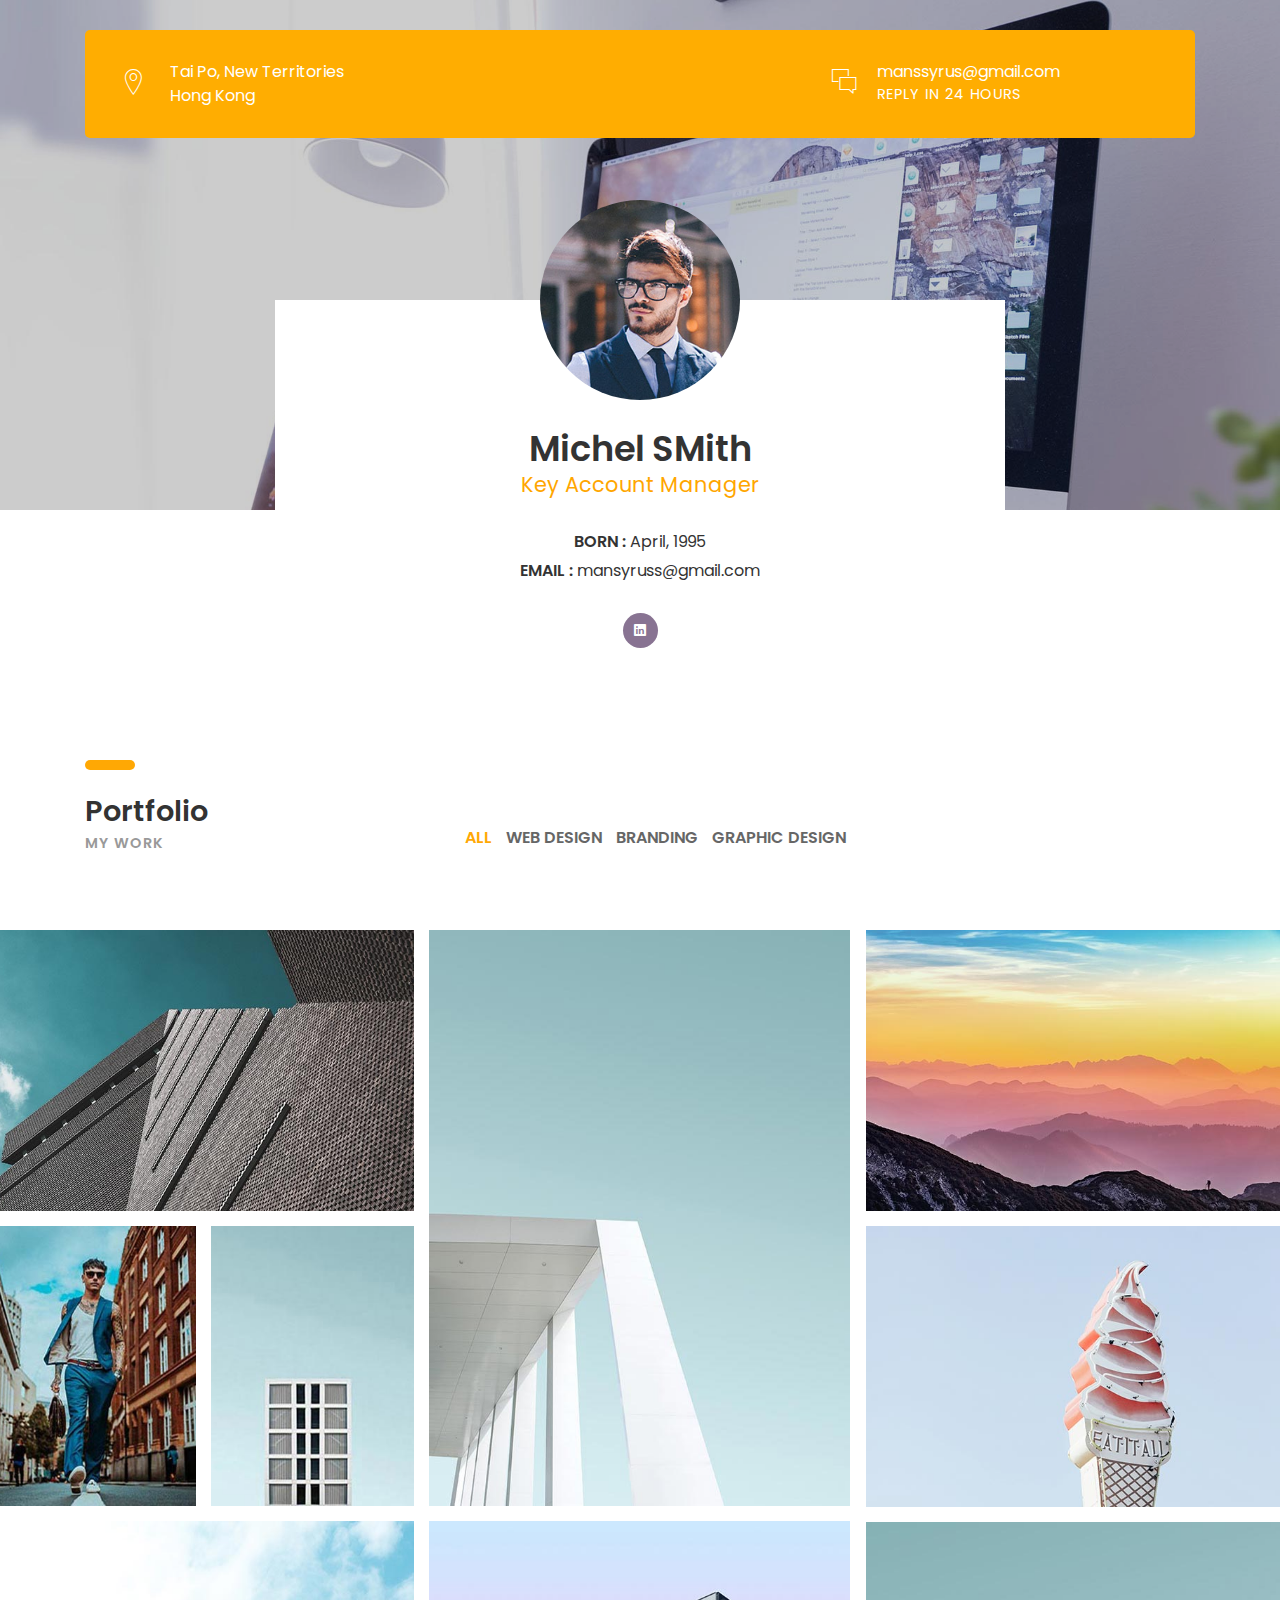
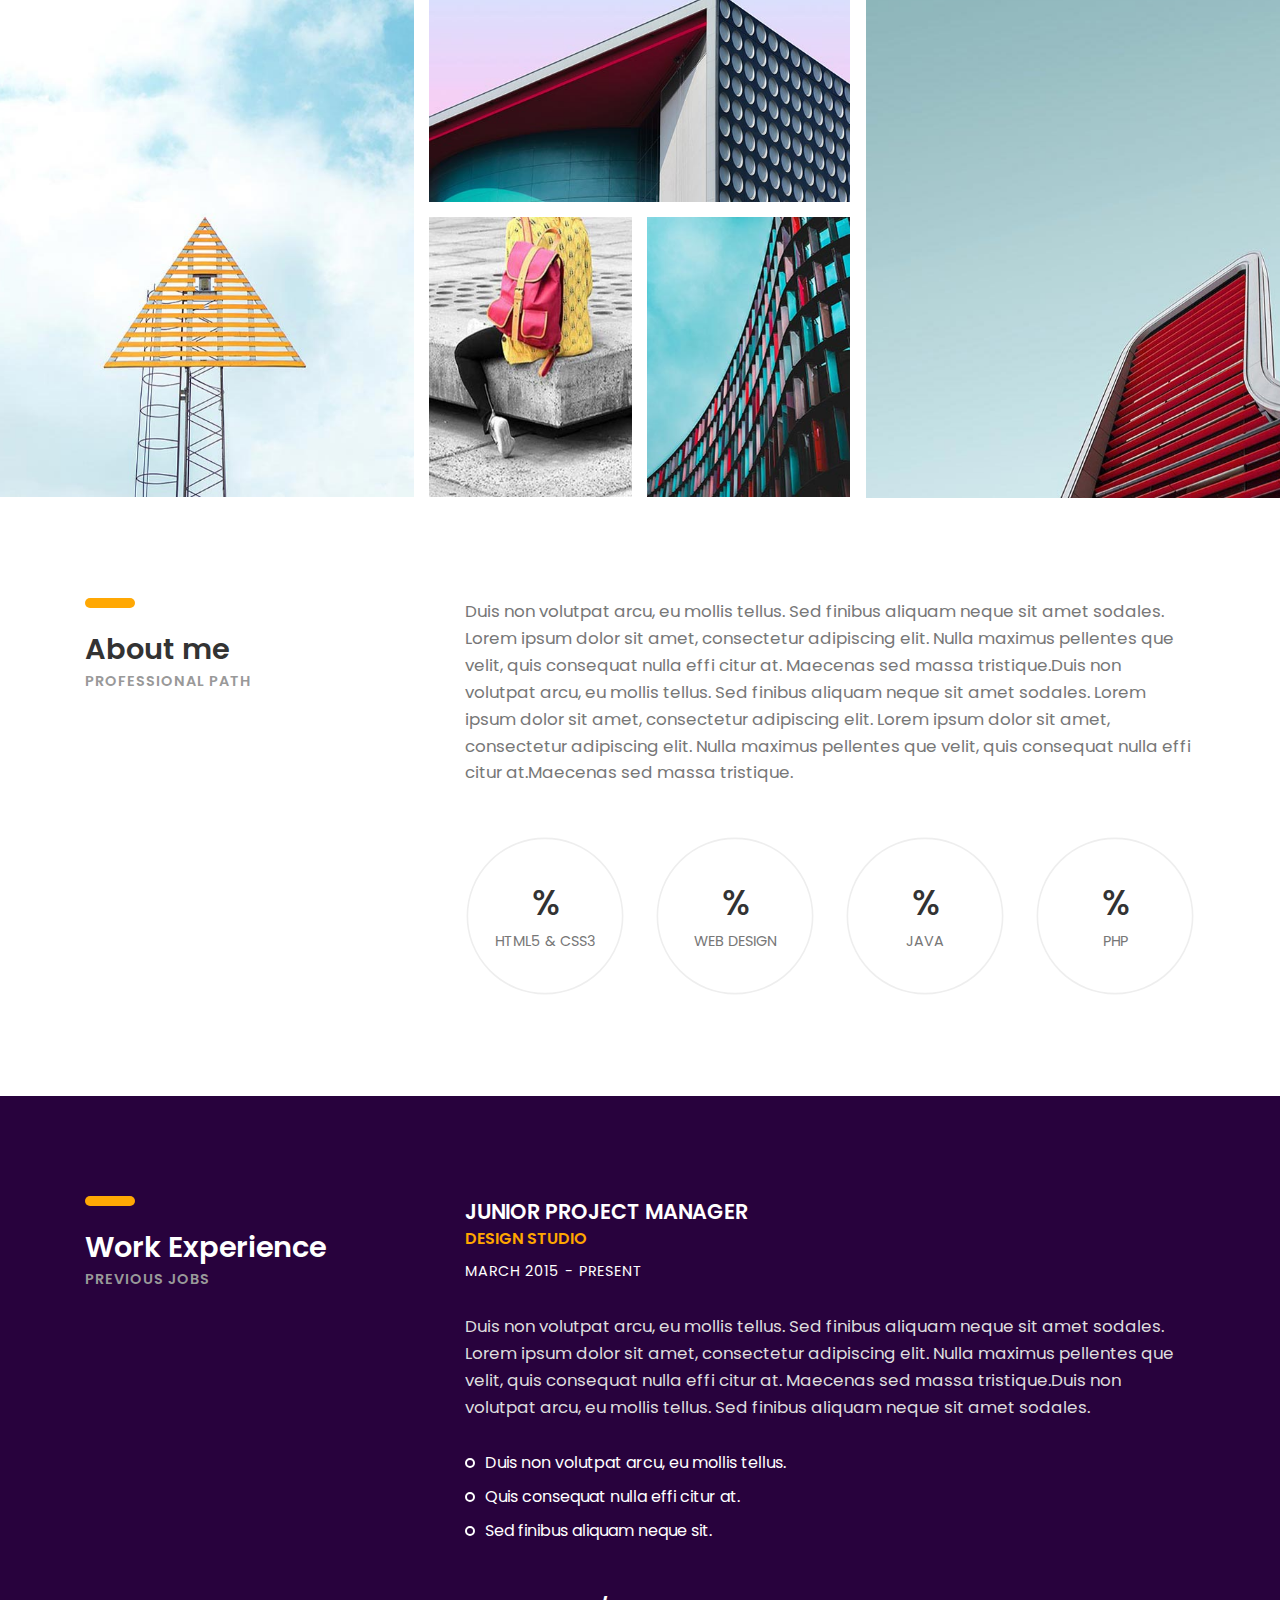
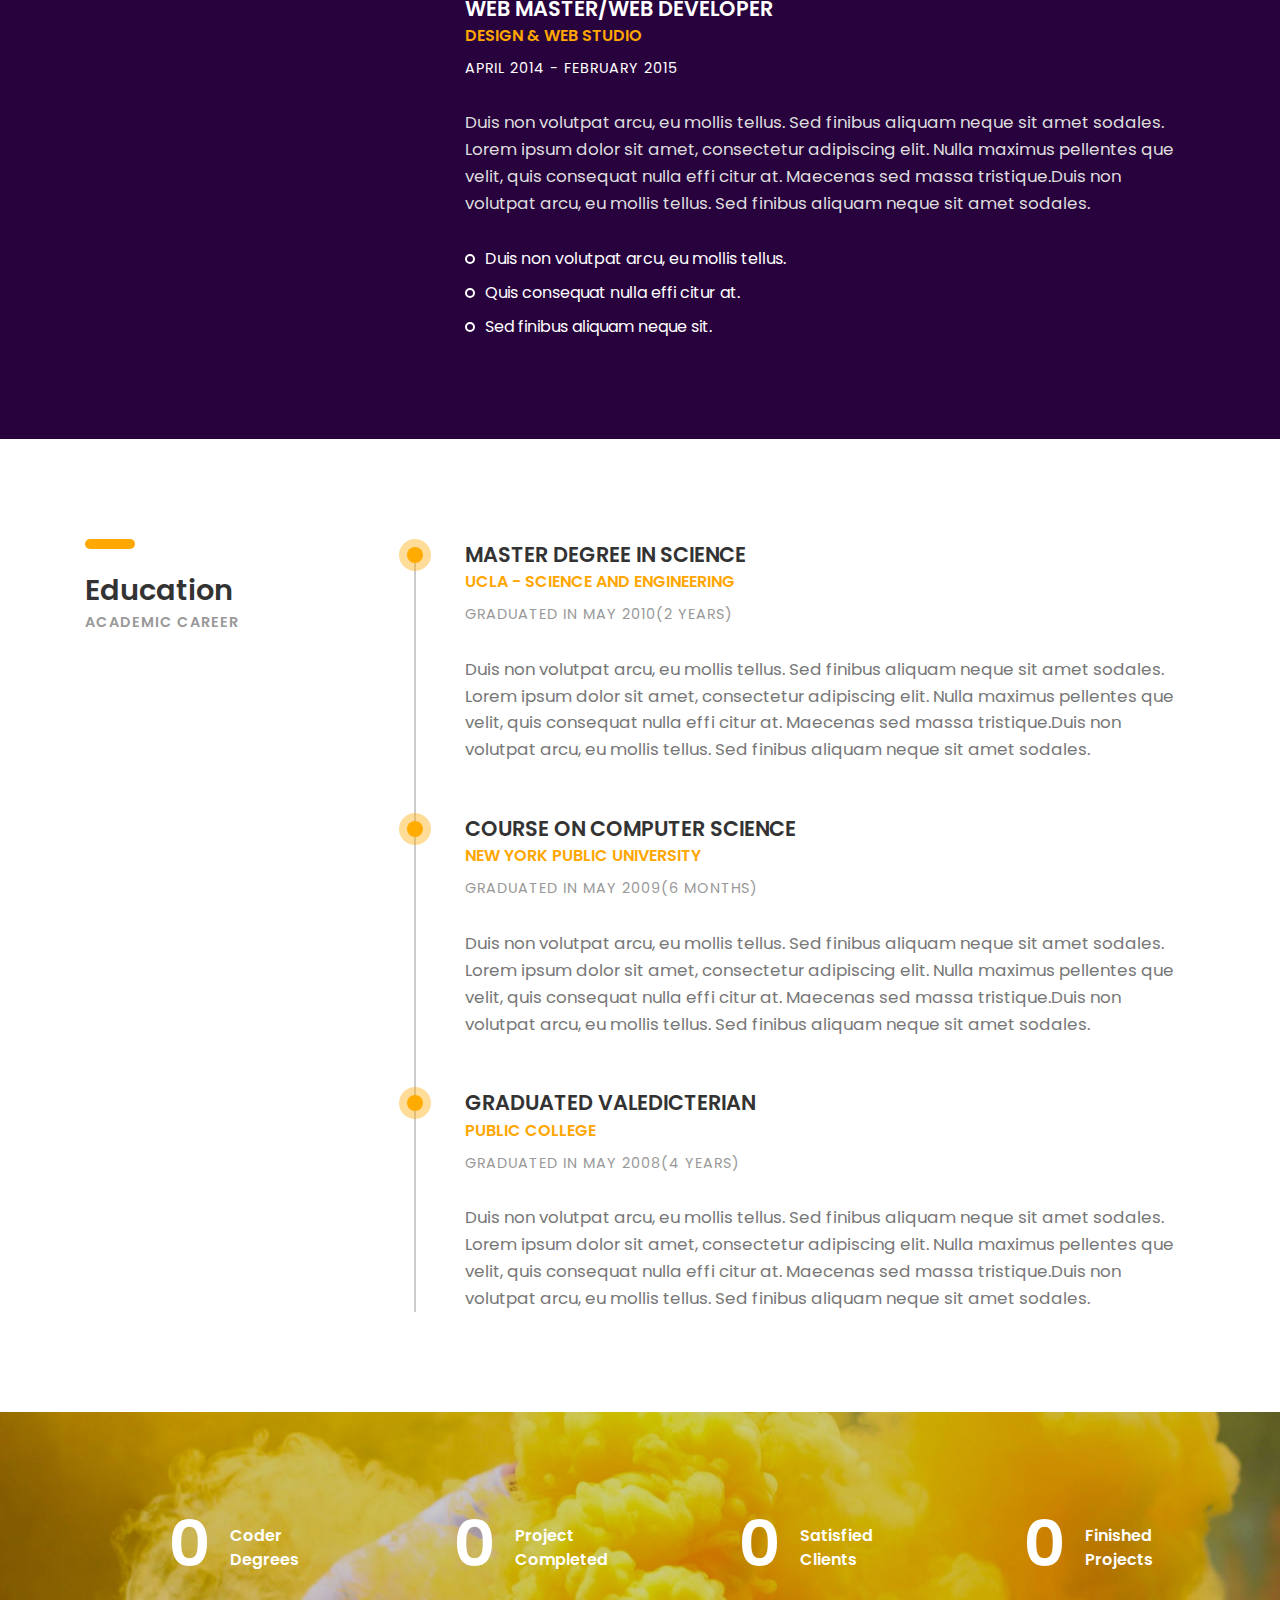
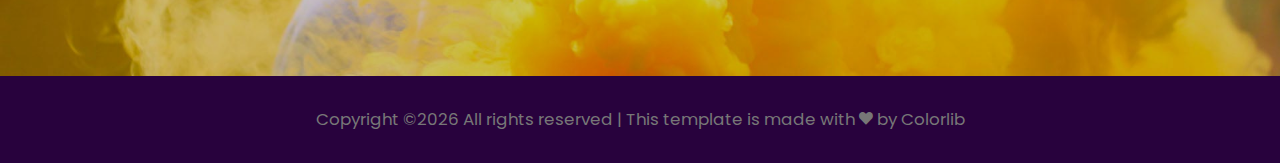
<file: index2.html>
<!DOCTYPE HTML>
<html lang="en">
<head>
	<title>CV - Boxed</title>
	<meta http-equiv="X-UA-Compatible" content="IE=edge">
    <meta name="viewport" content="width=device-width, initial-scale=1">
	<meta charset="UTF-8">
	
	
	<!-- Font -->
	
	<link href="https://fonts.googleapis.com/css?family=Poppins:400,500,600,700%7CAllura" rel="stylesheet">
	
	<!-- Stylesheets -->
	
	<link href="common-css/bootstrap.css" rel="stylesheet">
	
	<link href="common-css/ionicons.css" rel="stylesheet">
	
	<link href="common-css/fluidbox.min.css" rel="stylesheet">
	
	<link href="01-cv-portfolio/css/styles.css" rel="stylesheet">
	
	<link href="01-cv-portfolio/css/responsive.css" rel="stylesheet">
	
</head>
<body>
	
	<header>
		<div class="container">
			<div class="heading-wrapper">
				<div class="row">
					<div class="col-sm-6 col-md-7 col-lg-4">
						<div class="info">
							<i class="icon ion-ios-location-outline"></i>
							<div class="right-area">
								<h5>Tai Po, New Territories</h5>
								<h5>Hong Kong</h5>
							</div><!-- right-area -->
						</div><!-- info -->
					</div><!-- col-sm-4 -->
					
					<div class="col-sm-6 col-md-6 col-lg-4">
						<div class="info">
							<!-- <i class="icon ion-ios-telephone-outline"></i> -->
							<div class="right-area">
								<!-- <h5>337-4139538</h5> -->
								<!-- <h6>MIN - FRI,8AM - 7PM</h6> -->
							</div><!-- right-area -->
						</div><!-- info -->
					</div><!-- col-sm-4 -->
					
					<div class="col-sm-6 col-md-6 col-lg-4">
						<div class="info">
							<i class="icon ion-ios-chatboxes-outline"></i>
							<div class="right-area">
								<h5>manssyrus@gmail.com</h5>
								<h6>REPLY IN 24 HOURS</h6>
							</div><!-- right-area -->
						</div><!-- info -->
					</div><!-- col-sm-4 -->
				</div><!-- row -->
			</div><!-- heading-wrapper -->
			
			<!--<a class="downlad-btn" href="#">Download CV</a>--> <!-- Commented for future use-->
		</div><!-- container -->
	</header>
	
	<section class="intro-section">
		<div class="container">
			<div class="row">
				<div class="col-md-1 col-lg-2"></div>
				<div class="col-md-10 col-lg-8">
					<div class="intro">
						<div class="profile-img"><img src="images/profile-1-250x250.jpg" alt=""></div>
						<h2><b>Michel SMith</b></h2>
						<h4 class="font-yellow">Key Account Manager</h4>
						<ul class="information margin-tb-30">
							<li><b>BORN : </b>April, 1995</li>
							<li><b>EMAIL : </b>mansyruss@gmail.com</li>
						</ul>
						<ul class="social-icons">
							<!-- <li><a href="#"><i class="ion-social-pinterest"></i></a></li> -->
							<li><a href="https://www.linkedin.com/in/syrusman/"><i class="ion-social-linkedin"></i></a></li>
							<!-- <li><a href="#"><i class="ion-social-instagram"></i></a></li> -->
							<!--<li><a href="#"><i class="ion-social-facebook"></i></a></li>-->
							<!-- <li><a href="#"><i class="ion-social-twitter"></i></a></li> -->
						</ul>
					</div><!-- intro -->
				</div><!-- col-sm-8 -->
			</div><!-- row -->
		</div><!-- container -->
	</section><!-- intro-section -->
	
	<section class="portfolio-section section">
		<div class="container">
			<div class="row">
				<div class="col-sm-4">
					<div class="heading">
						<h3><b>Portfolio</b></h3>
						<h6 class="font-lite-black"><b>MY WORK</b></h6>
					</div>
				</div><!-- col-sm-4 -->
				<div class="col-sm-8">
					<div class="portfolioFilter clearfix margin-b-80">
						<a href="#" data-filter="*" class="current"><b>ALL</b></a>
						<a href="#" data-filter=".web-design"><b>WEB DESIGN</b></a>
						<a href="#" data-filter=".branding"><b>BRANDING</b></a>
						<a href="#" data-filter=".graphic-design"><b>GRAPHIC DESIGN</b></a>
					</div><!-- portfolioFilter -->
				</div><!-- col-sm-8 -->
			</div><!-- row -->
		</div><!-- container -->
		
		<div class="portfolioContainer">
			
			<div class="p-item web-design">
				<a href="images/portfolio-1-600x400.jpg" data-fluidbox>
					<img src="images/portfolio-1-600x400.jpg" alt=""></a>
			</div><!-- p-item -->
			
			<div class="p-item branding graphic-design">
				<a href="images/portfolio-7-600x800.jpg" data-fluidbox>
					<img src="images/portfolio-7-600x800.jpg" alt=""></a>
			</div><!-- p-item -->
			
			<div class="p-item web-design">
				<a href="images/portfolio-2-600x400.jpg" data-fluidbox>
					<img src="images/portfolio-2-600x400.jpg" alt=""></a>
			</div><!-- p-item -->
			
			<div class="p-item p-item-2 graphic-design">
				<a class="img" href="images/portfolio-8-300x400.jpg" data-fluidbox>
					<img src="images/portfolio-8-300x400.jpg" alt=""></a>
				<a class="img" href="images/portfolio-9-300x400.jpg" data-fluidbox>
					<img src="images/portfolio-9-300x400.jpg" alt=""></a>
			</div><!-- p-item -->
			
			<div class="p-item branding graphic-design">
				<a href="images/portfolio-3-600x400.jpg" data-fluidbox>
					<img src="images/portfolio-3-600x400.jpg" alt=""></a>
			</div><!-- p-item -->
			
			<div class="p-item graphic-design web-design">
				<a href="images/portfolio-4-600x400.jpg" data-fluidbox>
					<img src="images/portfolio-4-600x400.jpg" alt=""></a>
			</div><!-- p-item -->
			
			<div class="p-item  graphic-design branding">
				<a href="images/portfolio-5-600x800.jpg" data-fluidbox>
					<img src="images/portfolio-5-600x800.jpg" alt=""></a>
			</div><!-- p-item -->
				
			<div class="p-item web-design branding">
				<a href="images/portfolio-6-600x800.jpg" data-fluidbox>
					<img src="images/portfolio-6-600x800.jpg" alt=""></a>
			</div><!-- p-item -->

			<div class="p-item p-item-2 graphic-design">
				<a class="img" href="images/portfolio-10-300x400.jpg" data-fluidbox>
					<img src="images/portfolio-10-300x400.jpg" alt=""></a>
				<a class="img" href="images/portfolio-11-300x400.jpg" data-fluidbox>
					<img src="images/portfolio-11-300x400.jpg" alt=""></a>
			</div><!-- p-item -->
		
		</div><!-- portfolioContainer -->
		
	</section><!-- portfolio-section -->
	
	
	<section class="about-section section">
		<div class="container">
			<div class="row">
				<div class="col-sm-4">
					<div class="heading">
						<h3><b>About me</b></h3>
						<h6 class="font-lite-black"><b>PROFESSIONAL PATH</b></h6>
					</div>
				</div><!-- col-sm-4 -->
				<div class="col-sm-8">
					<p class="margin-b-50">Duis non volutpat arcu, eu mollis tellus. Sed finibus aliquam neque 
					sit amet sodales. Lorem ipsum dolor sit amet, consectetur adipiscing elit. 
					Nulla maximus pellentes que velit, quis consequat nulla effi citur at. 
					Maecenas sed massa tristique.Duis non volutpat arcu, eu mollis tellus. 
					Sed finibus aliquam neque sit amet sodales. Lorem ipsum dolor sit amet, 
					consectetur adipiscing elit. Lorem ipsum dolor sit amet, consectetur 
					adipiscing elit. Nulla maximus pellentes que velit, quis consequat nulla 
					effi citur at.Maecenas sed massa tristique.</p>
					
					<div class="row">
						<div class="col-sm-6 col-md-6 col-lg-3">
							<div class="radial-prog-area margin-b-30">
								<div class="radial-progress" data-prog-percent=".97">
									<div></div>
									<h6 class="progress-title">HTML5 & CSS3</h6>
								</div>
							</div><!-- radial-prog-area-->
						</div><!-- col-sm-6-->
					
						<div class="col-sm-6 col-md-6 col-lg-3">
							<div class="radial-prog-area margin-b-30">
								<div class="radial-progress" data-prog-percent=".78">
									<div></div>
									<h6 class="progress-title">WEB DESIGN</h6>
								</div>
							</div><!-- radial-prog-area-->
						</div><!-- col-sm-6-->
						
						<div class="col-sm-6 col-md-6 col-lg-3">
							<div class="radial-prog-area margin-b-30">
								<div class="radial-progress" data-prog-percent=".67">
									<div></div>
									<h6 class="progress-title">JAVA</h6>
								</div>
							</div><!-- radial-prog-area-->
						</div><!-- col-sm-6-->
						
						<div class="col-sm-6 col-md-6 col-lg-3">
							<div class="radial-prog-area margin-b-50">
								<div class="radial-progress" data-prog-percent=".97">
									<div></div>
									<h6 class="progress-title">PHP</h6>
								</div>
							</div><!-- radial-prog-area-->
						</div><!-- col-sm-6-->
					
					</div><!-- row -->
				</div><!-- col-sm-8 -->
			</div><!-- row -->
		</div><!-- container -->
	</section><!-- about-section -->
	
	<section class="experience-section section">
		<div class="container">
			<div class="row">
				<div class="col-sm-4">
					<div class="heading">
						<h3><b>Work Experience</b></h3>
						<h6 class="font-lite-black"><b>PREVIOUS JOBS</b></h6>
					</div>
				</div><!-- col-sm-4 -->
				<div class="col-sm-8">
				
					<div class="experience margin-b-50">
						<h4><b>JUNIOR PROJECT MANAGER</b></h4>
						<h5 class="font-yellow"><b>DESIGN STUDIO</b></h5>
						<h6 class="margin-t-10">MARCH 2015 - PRESENT</h6>
						<p class="font-semi-white margin-tb-30">Duis non volutpat arcu, eu mollis tellus. Sed finibus aliquam neque sit amet sodales. 
							Lorem ipsum dolor sit amet, consectetur adipiscing elit. Nulla maximus pellentes que velit, 
							quis consequat nulla effi citur at. Maecenas sed massa tristique.Duis non volutpat arcu, 
							eu mollis tellus. Sed finibus aliquam neque sit amet sodales. </p>
						<ul class="list margin-b-30">
							<li>Duis non volutpat arcu, eu mollis tellus.</li>
							<li>Quis consequat nulla effi citur at.</li>
							<li>Sed finibus aliquam neque sit.</li>
						</ul>
					</div><!-- experience -->
					
					<div class="experience margin-b-50">
						<h4><b>WEB MASTER/WEB DEVELOPER</b></h4>
						<h5 class="font-yellow"><b>DESIGN & WEB STUDIO</b></h5>
						<h6 class="margin-t-10">APRIL 2014 - FEBRUARY 2015</h6>
						<p class="font-semi-white margin-tb-30">Duis non volutpat arcu, eu mollis tellus. Sed finibus aliquam neque sit amet sodales. 
							Lorem ipsum dolor sit amet, consectetur adipiscing elit. Nulla maximus pellentes que velit, 
							quis consequat nulla effi citur at. Maecenas sed massa tristique.Duis non volutpat arcu, 
							eu mollis tellus. Sed finibus aliquam neque sit amet sodales. </p>
						<ul class="list margin-b-30">
							<li>Duis non volutpat arcu, eu mollis tellus.</li>
							<li>Quis consequat nulla effi citur at.</li>
							<li>Sed finibus aliquam neque sit.</li>
						</ul>
					</div><!-- experience -->
					
				</div><!-- col-sm-8 -->
			</div><!-- row -->
		</div><!-- container -->
		
	</section><!-- experience-section -->
	
	<section class="education-section section">
		<div class="container">
			<div class="row">
				<div class="col-sm-4">
					<div class="heading">
						<h3><b>Education</b></h3>
						<h6 class="font-lite-black"><b>ACADEMIC CAREER</b></h6>
					</div>
				</div><!-- col-sm-4 -->
				<div class="col-sm-8">
					<div class="education-wrapper">
						<div class="education margin-b-50">
							<h4><b>MASTER DEGREE IN SCIENCE</b></h4>
							<h5 class="font-yellow"><b>UCLA - SCIENCE AND ENGINEERING</b></h5>
							<h6 class="font-lite-black margin-t-10">GRADUATED IN MAY 2010(2 YEARS)</h6>
							<p class="margin-tb-30">Duis non volutpat arcu, eu mollis tellus. Sed finibus aliquam neque sit amet sodales. 
							Lorem ipsum dolor sit amet, consectetur adipiscing elit. Nulla maximus pellentes que velit, 
							quis consequat nulla effi citur at. Maecenas sed massa tristique.Duis non volutpat arcu, 
							eu mollis tellus. Sed finibus aliquam neque sit amet sodales. </p>
						</div><!-- education -->
						
						<div class="education margin-b-50">
							<h4><b>COURSE ON COMPUTER SCIENCE</b></h4>
							<h5 class="font-yellow"><b>NEW YORK PUBLIC UNIVERSITY</b></h5>
							<h6 class="font-lite-black margin-t-10">GRADUATED IN MAY 2009(6 MONTHS)</h6>
							<p class="margin-tb-30">Duis non volutpat arcu, eu mollis tellus. Sed finibus aliquam neque sit amet sodales. 
							Lorem ipsum dolor sit amet, consectetur adipiscing elit. Nulla maximus pellentes que velit, 
							quis consequat nulla effi citur at. Maecenas sed massa tristique.Duis non volutpat arcu, 
							eu mollis tellus. Sed finibus aliquam neque sit amet sodales. </p>
						</div><!-- education -->
						
						<div class="education margin-b-50">
							<h4><b>GRADUATED VALEDICTERIAN</b></h4>
							<h5 class="font-yellow"><b>PUBLIC COLLEGE</b></h5>
							<h6 class="font-lite-black margin-t-10">GRADUATED IN MAY 2008(4 YEARS)</h6>
							<p class="margin-tb-30">Duis non volutpat arcu, eu mollis tellus. Sed finibus aliquam neque sit amet sodales. 
							Lorem ipsum dolor sit amet, consectetur adipiscing elit. Nulla maximus pellentes que velit, 
							quis consequat nulla effi citur at. Maecenas sed massa tristique.Duis non volutpat arcu, 
							eu mollis tellus. Sed finibus aliquam neque sit amet sodales. </p>
						</div><!-- education -->
					</div><!-- education-wrapper -->
				</div><!-- col-sm-8 -->
			</div><!-- row -->
		</div><!-- container -->
		
	</section><!-- about-section -->
	
	<section class="counter-section" id="counter">
		<div class="container">
			<div class="row">
			
				<div class="col-sm-6 col-md-6 col-lg-3">
					<div class="counter margin-b-30">
						<h1 class="title"><b><span class="counter-value" data-duration="400" data-count="3">0</span></b></h1>
						<h5 class="desc"><b>Coder Degrees</b></h5>
					</div><!-- counter -->
				</div><!-- col-md-3-->
				
				<div class="col-sm-6 col-md-6 col-lg-3">
					<div class="counter margin-b-30">
						<h1 class="title"><b><span class="counter-value" data-duration="1400" data-count="25">0</span></b></h1>
						<h5 class="desc"><b>Project Completed</b></h5>
					</div><!-- counter -->
				</div><!-- col-md-3-->
				
				<div class="col-sm-6 col-md-6 col-lg-3">
					<div class="counter margin-b-30">
						<h1 class="title"><b><span class="counter-value" data-duration="700" data-count="311">0</span></b></h1>
						<h5 class="desc"><b>Satisfied Clients</b></h5>
					</div><!-- counter -->
				</div><!-- col-md-3-->
				
				<div class="col-sm-6 col-md-6 col-lg-3">
					<div class="counter margin-b-30">
						<h1 class="title"><b><span class="counter-value" data-duration="2000" data-count="732">0</span></b></h1>
						<h5 class="desc"><b>Finished Projects</b></h5>
					</div><!-- margin-b-30 -->
				</div><!-- col-md-3-->
				
			</div><!-- row-->
		</div><!-- container-->
    </section><!-- counter-section-->
	
	<footer>
		<p class="copyright">
			<!-- Link back to Colorlib can't be removed. Template is licensed under CC BY 3.0. -->
Copyright &copy;<script>document.write(new Date().getFullYear());</script> All rights reserved | This template is made with <i class="ion-heart" aria-hidden="true"></i> by <a href="https://colorlib.com" target="_blank">Colorlib</a>
<!-- Link back to Colorlib can't be removed. Template is licensed under CC BY 3.0. -->
		</p>


	</footer>
	
	
	<!-- SCIPTS -->
	
	<script src="common-js/jquery-3.2.1.min.js"></script>
	
	<script src="common-js/tether.min.js"></script>
	
	<script src="common-js/bootstrap.js"></script>
	
	<script src="common-js/isotope.pkgd.min.js"></script>
	
	<script src="common-js/jquery.waypoints.min.js"></script>
	
	<script src="common-js/progressbar.min.js"></script>
	
	<script src="common-js/jquery.fluidbox.min.js"></script>
	
	<script src="common-js/scripts.js"></script>
	
</body>
</html>
</file>
<file: 04-elements/css/styles.css>
/*
====================================================

* 	[Master Stylesheet]
	
	Theme Name :  
	Version    :  
	Author     :  
	Author URI :  

====================================================

	TOC
	
	1. PRIMARY STYLES
	2. COMMONS FOR PAGE DESIGN
	3. HEADER
	4. INTRO SECTION
	5. BTN SECTION
	6. PROGRESSBAR & ACCORDIANS
		LINE PROGRESSBAR
		ACCORDIANS 
	7. LOADERS SECTION
	8. PROGRESSIONS SECTION
	9. ICONBOXES SECTION
	10. FOOTER

====================================================


/* ---------------------------------
1. PRIMARY STYLES
--------------------------------- */

html{ font-size: 100%; height: 100%; overflow-x: hidden; margin: 0px;  padding: 0px; touch-action: manipulation; }


body{ font-size: 16px; font-family: 'Poppins', serif; width: 100%; height: 100%; margin: 0; font-weight: 400;
	-webkit-font-smoothing: antialiased; -moz-osx-font-smoothing: grayscale; word-wrap: break-word; 
	color: #333; }

h1, h2, h3, h4, h5, h6, p, a, ul, span, li, img, inpot, button{ margin: 0; padding: 0; }

h1,h2,h3,h4,h5,h6{ line-height: 1.5; font-weight: inherit; }

h1,h2,h3{ font-family: 'Poppins', cursive; }

p{ line-height: 1.6; font-size: 1.05em; font-weight: 400; color: #777; }

h1{ font-size: 4em; line-height: 1; }
h2{ font-size: 2.2em; line-height: 1.1; }
h3{ font-size: 1.8em; }
h4{ font-size: 1.3em; }
h5{ font-size: 1em; }
h6{ font-size: .9em; letter-spacing: 1px; }

a, button{ display: inline-block; text-decoration: none; color: inherit; line-height: 1; 
	-webkit-transition: all .25s ease-in-out; transition: all .25s ease-in-out; }

a:focus, a:active, a:hover,
button:focus, button:active, button:hover,
a b.light-color:hover{ text-decoration: none; color: #FFA804; }

b{ font-weight: 600; }

img{ width: 100%; }

li{ list-style: none; display: inline-block; }

span{ display: inline-block; }

button{ outline: 0; border: 0; background: none; cursor: pointer; }

.icon{ font-size: 1.1em; display: inline-block; line-height: inherit; }

[class^="icon-"]:before, [class*=" icon-"]:before{ line-height: inherit; }

b.max-bold{ font-weight: 700; }



/* ---------------------------------
2. COMMONS FOR PAGE DESIGN
--------------------------------- */

.section{ padding: 20px 0 70px; }

.section .heading{ margin-bottom: 60px; }

.section .heading:before{ content:''; height: 10px; width: 50px; border-radius: 5px;
	margin-bottom: 20px; display: block; background: #FFA804; }
	
.margin-t-10{ margin-top: 10px; }

.margin-b-30{ margin-bottom: 30px; }
.margin-b-50{ margin-bottom: 50px; }

.margin-tb-20{ margin-top: 20px; margin-bottom: 20px; }
.margin-tb-30{ margin-top: 30px; margin-bottom: 30px; }

.font-yellow{ color: #FFA600; }

.font-semi-white{ color: #ddd; }

.font-lite-black{ color: #999; }


/* ---------------------------------
3. HEADER
--------------------------------- */

header{ position: absolute; top: 30px; left: 0; right: 0; z-index: 100; }

header .heading-wrapper{ border-radius: 5px; padding: 30px 40px 20px; background: #FFAD01; color: #fff; }

header .info{ margin-bottom: 10px; }

header .info .icon{ float: left; font-size: 30px; }

header .info .right-area{ margin-left: 45px; }

header .downlad-btn{ padding: 15px 30px; border-radius: 4px; float: right; margin-top: 30px;
	box-shadow: inset 0 0px 4px rgba(0,0,0,.3); background: #FFAD01; color: #fff; 
	-webkit-transition: all .2s ease; transition: all .2s ease; }

header .downlad-btn:hover{ -webkit-transform: translateY(-4px); transform: translateY(-4px); }


/* ---------------------------------
4. INTRO SECTION
--------------------------------- */

.intro-section{ padding-top: 200px; position: relative; background-size: cover; 
	z-index: 1;background-image: url(../../images/slider-1-1920x1080.jpg); }

.intro-section:before{ content:''; z-index: -1; position: absolute; top: 0; bottom: 0; left: 0; 
	right: 0; background: rgba(0,0,0, .2); }
	
.intro-section:after{ content: ''; position: absolute; bottom: 0; left: 0; right: 0;
	height: 150px; z-index: -1; background: #fff; }

.intro{ padding: 0 20px; margin-top: 100px; text-align: center; background: #fff; }

.intro .profile-img{ height: 200px; width: 200px; border-radius: 100px; margin: 0 auto; 
	overflow: hidden; position: relative; top: -100px; margin-bottom: -70px;  }

.intro .information > li{ display: block; margin: 5px 0; }

.intro .social-icons > li > a{ height: 35px; line-height: 35px; width: 35px; border-radius: 20px; 
	overflow: hidden; z-index: 1; position: relative; margin: 0 5px 5px; background: #887392; color: #fff; }

.intro .social-icons > li > a:after{ content: ''; position: absolute; bottom: 0; left: 0; right: 0;
	top: 0; z-index: -1; border-radius: 20px; background: #FFA804; 
	-webkit-transition: all .2s ease; transition: all .2s ease;
	-webkit-transform: scale(0); transform: scale(0); }

.intro .social-icons > li > a:hover:after{ -webkit-transform: scale(1); transform: scale(1); }


/* ---------------------------------
5. BTN SECTION
--------------------------------- */

.btn-section{ padding-top: 100px; }

.btn{ margin: 0 10px 10px; padding: 12px 30px; border-radius: 5px; }

.btn-bg-yellow{ border: 1px solid #FFAD01; background: #FFAD01; color: #fff; }

.btn-bg-purple{ border: 1px solid #28023D; background: #28023D; color: #fff; }

.btn-border-purple{ border: 1px solid #28023D; color: #222; }

.btn-color-yellow{ border: 1px solid #28023D; background: #28023D; color: #FFAD01; }


.btn-bg-yellow:hover{ background: none; color: #111; }

.btn-bg-purple:hover{ background: none; color: #111; }

.btn-border-purple:hover{ background: #28023D; color: #fff; }

.btn-color-yellow:hover{ background: none; color: #111; }



/* ---------------------------------
6. PROGRESSBAR & ACCORDIANS
--------------------------------- */

/* LINE PROGRESSBAR */
	
.line-progress{ position: relative; padding-bottom: 25px; }

.line-progress .progressbar-text{ position: absolute; bottom: 0; right: 0; font-size: 1.1em; 
	font-weight: 500; color: #777!important; }

.line-progress .progress-title{ position: absolute; bottom: 0; left: 0; color: #777; }


/* ACCORDIANS */

.panel-area .panel-title{ padding: 10px 20px; cursor: pointer; position: relative; color: #fff;
	border-radius: 3px; background: #FFAD01; color: #fff; }

.panel-area .panel-desc{ max-height: 0; overflow: hidden; opacity: 0;
	-webkit-transition: all .05s, opacity .25s .1s, -webkit-transform .1s; 
	transition: all .05s, opacity .25s .1s, transform .1s; 
	-webkit-transform: scaleY(0); transform: scaleY(0); 
	-webkit-transform-origin: top; transform-origin: top; }

.panel-area .panel-title .icon{ float: right; font-size: .7em; margin-top: 5px; }

.panel-area .panel-title.active{ background: #28023D; }

.panel-area .panel-title.active + .panel-desc{ opacity: 1; padding: 20px 20px 0; max-height: 300px; 
	-webkit-transform: scaleY(1); transform: scaleY(1); }

.panel-area .panel-title .icon.plus,
.panel-area .panel-title.active .icon.minus{ display: block; }

.panel-area .panel-title .icon.minus,
.panel-area .panel-title.active .icon.plus{ display: none; }


/* ---------------------------------
7. LOADERS SECTION
--------------------------------- */

.radial-progress{ position: relative; max-width: 180px; margin: 0 auto; }

.radial-progress .progressbar-text{ font-size: 2.2em; font-weight: 500; 
	padding-bottom: 25px!important; color: #333!important; }

.radial-progress .progressbar-text:after{ content:'%'; }

.radial-progress .progress-title{ position: absolute; top: 50%; left: 50%; width: 100%;
	letter-spacing: 0; text-align: center; color: #777; 
	-webkit-transform: translate(-50%, 15px); transform: translate(-50%, 15px); }

	
/* ---------------------------------
8. PROGRESSIONS SECTION
--------------------------------- */


.counter{ position: relative; }
	
.counter .title{ text-align: right; margin-right: 130px; color: #FDAC05; }

.counter .desc{ position: absolute; bottom: 4px; right: 0px; width: 110px; }


/* ---------------------------------
9. ICONBOXES SECTION
--------------------------------- */


.line-icon{ display: block; height: 60px; width: 60px; background-size: cover; }

.icon-rocket{ background-image: url(../../images/logos.png); background-position: 0px 0; }
.icon-cut{ background-image: url(../../images/logos.png); background-position: 120px 0; }
.icon-star{ background-image: url(../../images/logos.png); background-position: 60px 0; }
.icon-k8s{ background-image: url(../../images/new_logos.png); background-position: 0px 0; }
.icon-docker{ background-image: url(../../images/new_logos.png); background-position: 180px 0; }
.icon-ansible{ background-image: url(../../images/new_logos.png); background-position: 120px 0; }
.icon-rancher{ background-image: url(../../images/new_logos.png); background-position: 60px 0; }

/* ---------------------------------
10. FOOTER
--------------------------------- */

.copyright{ text-align: center; padding: 30px 0; background: #28023D; }
</file>
<file: 04-elements/css/responsive.css>
/* Screens Resolution : 992px
-------------------------------------------------------------------------- */
@media only screen and (max-width: 1200px) {
	/* ---------------------------------
	9. COUNTER SECTION
	--------------------------------- */

	.counter-section{ text-align: center; padding: 50px 0 20px; }

	.counter{ display: inline-block; }
	
	.counter .desc{ text-align: left; }
}

/* Screens Resolution : 992px
-------------------------------------------------------------------------- */
@media only screen and (max-width: 992px) {
	
	/* ---------------------------------
	4. INTRO SECTION
	--------------------------------- */

	.intro-section{ padding-top: 250px; }
	
}

/* Screens Resolution : 767px
-------------------------------------------------------------------------- */
@media only screen and (max-width: 767px) {
	
	/* ---------------------------------
	1. PRIMARY STYLES
	--------------------------------- */

	p{ line-height: 1.4; }

	h1{ font-size: 3em; }
	h2{ font-size: 2em; }
	h3{ font-size: 1.8em; }


	
	/* ---------------------------------
	2. COMMONS FOR PAGE DESIGN
	--------------------------------- */

	.section{ padding: 50px 0 0px; }

	.section .heading{ margin-bottom: 30px; }

	
	/* ---------------------------------
	4. INTRO SECTION
	--------------------------------- */

	.intro-section{ padding-top: 350px; }


	/* ---------------------------------
	5. PORFOLIO SECTION
	--------------------------------- */

	.portfolio-section{ padding-bottom: 0; }
	
	.portfolio-section .portfolioFilter{ margin: 0px 0 10px; }
	
	.portfolio-section .portfolioContainer{ margin-left: 0; margin-right: 0; }

	.portfolio-section .p-item{ width: 50%; padding: 0 15px 0px; }

	.portfolio-section .p-item{ max-width: 400px; }

	
	/* ---------------------------------
	8. EDUCATION SECTION
	--------------------------------- */
	
	.education-wrapper:after,
	.education-wrapper .education:after{ display: none; }

}

/* Screens Resolution : 575px
-------------------------------------------------------------------------- */
@media only screen and (max-width: 575px) {
	
	/* ---------------------------------
	1. PRIMARY STYLES
	--------------------------------- */

	body{ font-size: 14px;  }
	

	/* ---------------------------------
	5. PORFOLIO SECTION
	--------------------------------- */
	
	.portfolio-section .p-item{ width: 100%; }
	
}

/* Screens Resolution : 479px
-------------------------------------------------------------------------- */
@media only screen and (max-width: 479px) {


}

/* Screens Resolution : 359px
-------------------------------------------------------------------------- */
@media only screen and (max-width: 359px) {
	
	/* ---------------------------------
	3. HEADER
	--------------------------------- */

	header .heading-wrapper{  padding: 30px 20px 20px; }

	header .info .icon{ font-size: 25px; }

	header .info .right-area{ margin-left: 35px; }

}

/* Screens Resolution : 290px
-------------------------------------------------------------------------- */
@media only screen and (max-width: 290px) {

	
}

/* Screens Resolution : 290px
-------------------------------------------------------------------------- */
@media only screen and (max-width: 260px) {
	
	/* ---------------------------------
	3. HEADER
	--------------------------------- */

	header .heading-wrapper{  padding: 10px 15px 0px; }

	header .info .icon{ font-size: 15px; }

	header .info .right-area{ margin-left: 20px; }
	
	/* ---------------------------------
	4. INTRO SECTION
	--------------------------------- */

	.intro .profile-img{ width: 80%; height: auto; top: 0; margin-bottom: 10px; }
	
	.intro{ padding: 20px 10px 0; margin-right: -15px; margin-left: -15px; }
	
}
</file>
<file: 02-cv-boxed/css/styles.css>
/*
====================================================

* 	[Master Stylesheet]
	
	Theme Name :  
	Version    :  
	Author     :  
	Author URI :  

====================================================

	TOC
	
	1. PRIMARY STYLES
	2. COMMONS FOR PAGE DESIGN
	3. INTRO SECTION
		HEADER 
		INTRO 
	4. ABOUT SECTION
	5. EXPERIENCE SECTION
	6. PORFOLIO SECTION
	7. EDUCATION SECTION
	8. FOOTER

====================================================


/* ---------------------------------
1. PRIMARY STYLES
--------------------------------- */

html{ font-size: 100%; height: 100%; overflow-x: hidden; margin: 0px;  padding: 0px; touch-action: manipulation; }


body{ font-size: 16px; font-family: 'Poppins', serif; width: 100%; height: 100%; margin: 0; font-weight: 400;
	-webkit-font-smoothing: antialiased; -moz-osx-font-smoothing: grayscale; word-wrap: break-word; 
	color: #333; }

h1, h2, h3, h4, h5, h6, p, a, ul, span, li, img, inpot, button{ margin: 0; padding: 0; }

h1,h2,h3,h4,h5,h6{ line-height: 1.5; font-weight: inherit; }

h1,h2,h3{ font-family: 'Poppins', cursive; }

p{ line-height: 1.6; font-size: 1em; font-weight: 400; color: #777; }

h1{ font-size: 4em; line-height: 1; }
h2{ font-size: 2.2em; line-height: 1.1; }
h3{ font-size: 1.8em; }
h4{ font-size: 1.3em; }
h5{ font-size: 1em; }
h6{ font-size: .9em; letter-spacing: 1px; }

a, button{ display: inline-block; text-decoration: none; color: inherit; line-height: 1; 
	-webkit-transition: all .25s ease-in-out; transition: all .25s ease-in-out; }

a:focus, a:active, a:hover,
button:focus, button:active, button:hover,
a b.light-color:hover{ text-decoration: none; color: #FFA804; }

b{ font-weight: 600; }

img{ width: 100%; }

li{ list-style: none; display: inline-block; }

span{ display: inline-block; }

button{ outline: 0; border: 0; background: none; cursor: pointer; }

.icon{ font-size: 1.1em; display: inline-block; line-height: inherit; }

[class^="icon-"]:before, [class*=" icon-"]:before{ line-height: inherit; }

b.max-bold{ font-weight: 700; }



/* ---------------------------------
2. COMMONS FOR PAGE DESIGN
--------------------------------- */

.section{ padding: 100px 0 50px; border-bottom: 1px solid #ddd; }

.section .heading{ margin-bottom: 60px; }

.section .heading:before{ content:''; height: 10px; width: 50px; border-radius: 5px;
	margin-bottom: 20px; display: block; background: #FFA804; }
	
.margin-t-10{ margin-top: 10px; }

.margin-b-30{ margin-bottom: 30px; }
.margin-b-50{ margin-bottom: 50px; }

.margin-tb-30{ margin-top: 30px; margin-bottom: 30px; }

.font-yellow{ color: #FFA600; }

.font-semi-white{ color: #ddd; }

.font-lite-black{ color: #999; }



/* ---------------------------------
3. INTRO SECTION
--------------------------------- */

.intro-section{ padding: 50px 0; position: relative; background-size: cover; 
	z-index: 1;background-image: url(../../images/slider-3-1920x1080.jpg); }

.intro-section:before{ content:''; z-index: -1; position: absolute; top: 0; bottom: 0; left: 0; 
	right: 0; background: rgba(0,0,0, .2); }

	
/* HEADER */
.intro-section .heading-wrapper{ border-radius: 5px; padding: 30px 40px 20px; margin-bottom: 50px;
	background: #FFAD01; color: #fff; }

.intro-section .info{ margin-bottom: 10px; }

.intro-section .info .icon{ float: left; font-size: 30px; }

.intro-section .info .right-area{ margin-left: 45px; }


/* INTRO */

.intro{ color: #fff; }

.intro .profile-img{ max-width: 400px; border-radius: 5px; overflow: hidden; }

.intro .information > li{ display: block; margin: 5px 0; }

.intro .social-icons > li > a{ height: 35px; line-height: 35px; width: 35px; border-radius: 20px; 
	overflow: hidden; z-index: 1; position: relative; margin: 0 5px 5px; text-align: center;
	background: #887392; color: #fff; }

.intro .social-icons > li > a:after{ content: ''; position: absolute; bottom: 0; left: 0; right: 0;
	top: 0; z-index: -1; border-radius: 20px; background: #FFA804; 
	-webkit-transition: all .2s ease; transition: all .2s ease;
	-webkit-transform: scale(0); transform: scale(0); }

.intro .social-icons > li > a:hover:after{ -webkit-transform: scale(1); transform: scale(1); }


.intro .downlad-btn{ padding: 15px 30px; border-radius: 4px; float: right; margin-top: 30px;
	box-shadow: inset 0 0px 4px rgba(0,0,0,.3); background: #FFAD01; color: #fff; 
	-webkit-transition: all .2s ease; transition: all .2s ease; }

.intro .downlad-btn:hover{ -webkit-transform: translateY(-4px); transform: translateY(-4px); }



/* ---------------------------------
4. ABOUT SECTION
--------------------------------- */

.radial-progress{ position: relative; max-width: 200px; margin: 0 auto; }

.radial-progress .progressbar-text{ font-size: 2.2em; font-weight: 500; 
	padding-bottom: 25px!important; color: #333!important; }

.radial-progress .progressbar-text:after{ content:'%'; }

.radial-progress .progress-title{ position: absolute; top: 50%; left: 50%; width: 100%;
	letter-spacing: 0; text-align: center; transform: translate(-50%, 15px); color: #777; }

	

/* ---------------------------------
5. EXPERIENCE SECTION
--------------------------------- */

.experience .list > li{ display: block; position: relative; margin-bottom: 10px; padding-left: 20px; }

.experience .list > li:before{ content: ''; position: absolute; top: 50%; left: 0; height: 10px; 
	width: 10px; margin-top: -5px; display: block; border-radius: 10px; border: 2px solid #555; }

	

/* ---------------------------------
6. PORFOLIO SECTION
--------------------------------- */

.portfolio-section{ position: relative; }

.portfolio-section .portfolioFilter{ margin-top: 60px; color: #666; }

.portfolio-section .portfolioFilter a{ margin: 10px 10px 0 0; }

.portfolio-section .portfolioFilter a.current{ color: #FFA804; }

.portfolio-section .portfolioContainer{ margin-left: -15px; margin-right: -15px; }

.portfolio-section .p-item{ width: 25%; padding: 0 7.5px 0px; margin-top: 15px; }

.portfolio-section .p-item a{ display: inline-block; position: relative; }


	
/* ---------------------------------
7. EDUCATION SECTION
--------------------------------- */

.education-wrapper{ position: relative; }

.education-wrapper:after{ content:''; position: absolute; top: 8px; bottom: 0; left: -51px;
	width: 2px; background: #ccc; }

.education-wrapper .education{ position: relative; }

.education-wrapper .education:after{ content:''; position: absolute; top: 8px; left: -58px; width: 16px; 
	height: 16px; border-radius: 10px; z-index: 1;
	box-shadow: 0 0 0 8px rgba(255,171,0, .4); background: #FFAB00; }
	
	
	
/* ---------------------------------
8. FOOTER
--------------------------------- */

.copyright{ text-align: center; padding: 30px 0; background: #28023D; }
</file>
<file: 02-cv-boxed/css/responsive.css>
/* Screens Resolution : 992px
-------------------------------------------------------------------------- */
@media only screen and (max-width: 1200px) {
	
}

/* Screens Resolution : 992px
-------------------------------------------------------------------------- */
@media only screen and (max-width: 992px) {

	


	
	/* ---------------------------------
	7. EDUCATION SECTION
	--------------------------------- */
	
	.education-wrapper:after,
	.education-wrapper .education:after{ display: none; }
}

/* Screens Resolution : 767px
-------------------------------------------------------------------------- */
@media only screen and (max-width: 767px) {
	
	/* ---------------------------------
	1. PRIMARY STYLES
	--------------------------------- */

	p{ line-height: 1.4; }

	h1{ font-size: 3em; }
	h2{ font-size: 2em; }
	h3{ font-size: 1.8em; }


	
	/* ---------------------------------
	2. COMMONS FOR PAGE DESIGN
	--------------------------------- */

	.section{ padding: 50px 0 0px; }

	.section .heading{ margin-bottom: 30px; }

	
	/* ---------------------------------
	3. INTRO SECTION
	--------------------------------- */

	/* INTRO */

	.intro .downlad-btn{ float: none; }
	
		/* ---------------------------------
	6. PORFOLIO SECTION
	--------------------------------- */
	
	.portfolio-section .portfolioFilter{ margin-top: 0px; margin-bottom: 20px; }
	
	.portfolio-section .p-item{ width: 50%; }
	
}

/* Screens Resolution : 575px
-------------------------------------------------------------------------- */
@media only screen and (max-width: 575px) {
	
	/* ---------------------------------
	1. PRIMARY STYLES
	--------------------------------- */

	body{ font-size: 14px;  }
	
	/* ---------------------------------
	6. PORFOLIO SECTION
	--------------------------------- */

	.portfolio-section .p-item{ width: 100%; }
	
}

/* Screens Resolution : 479px
-------------------------------------------------------------------------- */
@media only screen and (max-width: 479px) {


}

/* Screens Resolution : 359px
-------------------------------------------------------------------------- */
@media only screen and (max-width: 359px) {
	
	

}

/* Screens Resolution : 290px
-------------------------------------------------------------------------- */
@media only screen and (max-width: 290px) {

	
}

/* Screens Resolution : 290px
-------------------------------------------------------------------------- */
@media only screen and (max-width: 260px) {

	
}
</file>
<file: 03-cv-business/css/styles.css>
/*
====================================================

* 	[Master Stylesheet]
	
	Theme Name :  
	Version    :  
	Author     :  
	Author URI :  

====================================================

	TOC
	
	1. PRIMARY STYLES
	2. COMMONS FOR PAGE DESIGN
	3. INTRO SECTION
		INTRO 
	4. ABOUT SECTION
		COUNTER SECTION 
	5. EXPERIENCE SECTION
	6. PORFOLIO SECTION
	7. EDUCATION SECTION
	8. QUOTO SECTION
	9. SKILLS SECTION
		LINE PROGRESSBAR 
	10. FOOTER

====================================================


/* ---------------------------------
1. PRIMARY STYLES
--------------------------------- */

html{ font-size: 100%; height: 100%; width: 100%; overflow-x: hidden; margin: 0px; 
	padding: 0px; touch-action: manipulation; }


body{ font-size: 16px; font-family: 'Poppins', serif; width: 100%; margin: 0; 
	font-weight: 400; word-wrap: break-word; color: #333; 
	-webkit-font-smoothing: antialiased; -moz-osx-font-smoothing: grayscale; }

h1, h2, h3, h4, h5, h6, p, a, ul, span, li, img, inpot, button{ margin: 0; padding: 0; }

h1,h2,h3,h4,h5,h6{ line-height: 1.5; font-weight: inherit; }

h1,h2,h3{ font-family: 'Poppins', cursive; }

p{ line-height: 1.6; font-size: 1em; font-weight: 400; color: #777; }

h1{ font-size: 4em; line-height: 1; }
h2{ font-size: 2.2em; line-height: 1.1; }
h3{ font-size: 1.8em; }
h4{ font-size: 1.3em; }
h5{ font-size: 1em; }
h6{ font-size: .9em; letter-spacing: 1px; }

a, button{ display: inline-block; text-decoration: none; color: inherit; line-height: 1; 
	-webkit-transition: all .25s ease-in-out; transition: all .25s ease-in-out; }

a:focus, a:active, a:hover,
button:focus, button:active, button:hover,
a b.light-color:hover{ text-decoration: none; color: #FFA804; }

b{ font-weight: 600; }

img{ width: 100%; }

li{ list-style: none; display: inline-block; }

span{ display: inline-block; }

button{ outline: 0; border: 0; background: none; cursor: pointer; }

.icon{ font-size: 1.1em; display: inline-block; line-height: inherit; }

[class^="icon-"]:before, [class*=" icon-"]:before{ line-height: inherit; }

b.max-bold{ font-weight: 700; }



/* ---------------------------------
2. COMMONS FOR PAGE DESIGN
--------------------------------- */

.section{ padding: 100px 0 50px; border-bottom: 1px solid #ddd; }

.section .heading{ margin-bottom: 60px; display: inline-block; }

.section .heading:before{ content:''; height: 10px; width: 50px; border-radius: 5px;
	margin: 0 auto 20px; display: block; background: #FFA804; }
	
.margin-t-10{ margin-top: 10px; }
.margin-t-30{ margin-top: 30px; }

.margin-b-20{ margin-bottom: 20px; }
.margin-b-30{ margin-bottom: 30px; }
.margin-b-50{ margin-bottom: 50px; }

.margin-tb-30{ margin-top: 30px; margin-bottom: 30px; }
.margin-tb-50{ margin-top: 50px; margin-bottom: 50px; }

.font-yellow{ color: #FFA600; }

.font-semi-white{ color: #ddd; }

.font-lite-black{ color: #999; }

.center-text{ text-align: center; }



/* ---------------------------------
3. INTRO SECTION
--------------------------------- */

.intro-section{ padding: 50px 0; position: relative; background-size: cover; 
	z-index: 1;background-image: url(../../images/slider-3-1920x1080.jpg); }

.intro-section:before{ content:''; z-index: -1; position: absolute; top: 0; bottom: 0; left: 0; 
	right: 0; background: rgba(0,0,0, .2); }

	
/* HEADER */
.intro-section .heading-wrapper{ border-radius: 5px; padding: 30px 40px 20px; margin-bottom: 50px;
	background: #FFAD01; color: #fff; }

.intro-section .info{ margin-bottom: 10px; }

.intro-section .info .icon{ float: left; font-size: 30px; }

.intro-section .info .right-area{ margin-left: 45px; }


/* INTRO */

.intro{ color: #fff; }

.intro .profile-img{ max-width: 400px; border-radius: 5px; overflow: hidden; }

.intro .information > li{ display: block; margin: 5px 0; }

.intro .social-icons > li > a{ height: 35px; line-height: 35px; width: 35px; border-radius: 20px; 
	overflow: hidden; z-index: 1; position: relative; margin: 0 5px 5px; text-align: center;
	background: #887392; color: #fff; }

.intro .social-icons > li > a:after{ content: ''; position: absolute; bottom: 0; left: 0; right: 0;
	top: 0; z-index: -1; border-radius: 20px; background: #FFA804; 
	-webkit-transition: all .2s ease; transition: all .2s ease;
	-webkit-transform: scale(0); transform: scale(0); }

.intro .social-icons > li > a:hover:after{ -webkit-transform: scale(1); transform: scale(1); }


.intro .downlad-btn{ padding: 15px 30px; border-radius: 4px; float: right; margin-top: 30px;
	box-shadow: inset 0 0px 4px rgba(0,0,0,.3); background: #FFAD01; color: #fff; 
	-webkit-transition: all .2s ease; transition: all .2s ease; }

.intro .downlad-btn:hover{ -webkit-transform: translateY(-4px); transform: translateY(-4px); }


/* ---------------------------------
4. ABOUT SECTION
--------------------------------- */

/* COUNTER SECTION */

.counter{ position: relative; }
	
.counter .title{ color: #FFA600; text-align: right; margin-right: 130px; }

.counter .desc{ position: absolute; bottom: 4px; right: 0px; width: 110px; }



/* ---------------------------------
5. EXPERIENCE SECTION
--------------------------------- */

.experience-section{ background: #FAF5FC; }

.experience .list > li{ display: block; position: relative; margin-bottom: 10px; }

.experience .list > li > span{ position: relative; padding-left: 20px; }

.experience .list > li span:before{ content: ''; position: absolute; top: 50%; left: 0; height: 10px; 
	width: 10px; margin-top: -5px; display: block; border-radius: 10px; border: 2px solid #555; }

	

/* ---------------------------------
6. PORFOLIO SECTION
--------------------------------- */

.portfolio-section{ position: relative; }

.portfolio-section .portfolioFilter{ margin-bottom: 60px; color: #666; }

.portfolio-section .portfolioFilter a{ margin: 10px 10px 0 0; }

.portfolio-section .portfolioFilter a.current{ color: #FFA804; }

.portfolio-section .portfolioContainer{ margin-left: -15px; margin-right: -15px; }

.portfolio-section .p-item{ width: 25%; padding: 0 7.5px 0px; margin-top: 15px; }

.portfolio-section .p-item a{ display: inline-block; position: relative; }


	
/* ---------------------------------
7. EDUCATION SECTION
--------------------------------- */

.education-wrapper{ position: relative; overflow: hidden; text-align: center; }

.education-wrapper:after{ content:''; position: absolute; top: 8px; bottom: 0; left: 50%;
	margin-left: -1px; width: 2px; background: #ccc; }

.education-wrapper .education{ width: 50%; clear: both; position: relative; margin-top: -30px; }

.education-wrapper .education:first-child{ margin-top: 0; } 

.education-wrapper .education.left{ float: left; padding-right: 50px; text-align: right; }

.education-wrapper .education.right{ float: right; padding-left: 50px; text-align: left; }

.education-wrapper .education:after{ content:''; position: absolute; top: 8px; width: 16px; 
	height: 16px; border-radius: 10px; z-index: 1;
	box-shadow: 0 0 0 8px rgba(255,171,0, .4); background: #FFAB00; }
	
.education-wrapper .education.left:after{ right: -8px; }

.education-wrapper .education.right:after{ left: -8px; }


/* ---------------------------------
8. QUOTO SECTION
--------------------------------- */

.quoto-section{ padding: 80px 0; position: relative; background-size: cover; 
	z-index: 1; background-image: url(../../images/slider-4-1920x600.jpg); color: #fff; }

.quoto-section:before{ content:''; z-index: -1; position: absolute; top: 0; bottom: 0; left: 0; 
	right: 0; background: rgba(0,0,0, .8); }
	
.quoto-section .icon{ margin-bottom: 20px; height: 40px; width: 40px; line-height: 40px; 
	border-radius: 30px; background: #FFAB00; color: #fff; }

	

/* ---------------------------------
9. SKILLS SECTION
--------------------------------- */

.skills-section .expert{ margin-top: 10px; display: inline-block; padding: 1px 25px 0; 
	border-radius: 5px; background: #FFAB00; color: #fff; }

	
/* LINE PROGRESSBAR */
	
.line-progress{ position: relative; padding-bottom: 25px; }

.line-progress .progressbar-text{ position: absolute; bottom: 0; right: 0; font-size: 1.1em; 
	font-weight: 500; color: #777!important; }

.line-progress .progress-title{ position: absolute; bottom: 0; left: 0; color: #777; }


/* REDIAL PROGRESS SECTION */

.radial-progress-section{ border: 0; position: relative; background-size: cover; 
	z-index: 1; background-image: url(../../images/slider-4-1920x600.jpg); color: #fff; }

.radial-progress-section:before{ content:''; z-index: -1; position: absolute; top: 0; bottom: 0; 
	left: 0; right: 0; background: rgba(0,0,0, .8); }
	
.radial-progress{ position: relative; max-width: 170px; margin: 0 auto; }

.radial-progress .progressbar-text{ font-size: 2.2em; font-weight: 500; 
	padding-bottom: 25px!important; color: #FFAB00!important; }

.radial-progress .progressbar-text:after{ content:'%'; }

.radial-progress .progress-title{ position: absolute; top: 50%; left: 50%; width: 100%;
	letter-spacing: 0; text-align: center; transform: translate(-50%, 15px); color: #fff; }



/* ---------------------------------
10. FOOTER
--------------------------------- */

.copyright{ text-align: center; padding: 30px 0; background: #28023D; }
</file>
<file: 03-cv-business/css/responsive.css>
/* Screens Resolution : 992px
-------------------------------------------------------------------------- */
@media only screen and (max-width: 1200px) {
	/* ---------------------------------
	4. ABOUT SECTION
	--------------------------------- */

	/* COUNTER SECTION */

	.about-section{ text-align: center; }

	.counter{ display: inline-block; }
	
	.counter .desc{ text-align: left; }
}

/* Screens Resolution : 992px
-------------------------------------------------------------------------- */
@media only screen and (max-width: 992px) {
	
}

/* Screens Resolution : 767px
-------------------------------------------------------------------------- */
@media only screen and (max-width: 767px) {
	
	/* ---------------------------------
	1. PRIMARY STYLES
	--------------------------------- */

	p{ line-height: 1.4; }

	h1{ font-size: 3em; }
	h2{ font-size: 2em; }
	h3{ font-size: 1.8em; }


	
	/* ---------------------------------
	2. COMMONS FOR PAGE DESIGN
	--------------------------------- */

	.section{ padding: 50px 0 0px; }

	.section .heading{ margin-bottom: 30px; }

	
	/* ---------------------------------
	3. INTRO SECTION
	--------------------------------- */

	/* INTRO */

	.intro .downlad-btn{ float: none; }
	
	
	
	
	
	/* ---------------------------------
	6. PORFOLIO SECTION
	--------------------------------- */
	
	.portfolio-section .portfolioFilter{ margin-top: 0px; margin-bottom: 20px; }
	
	.portfolio-section .p-item{ width: 50%; }
	
	
	/* ---------------------------------
	7. EDUCATION SECTION
	--------------------------------- */

	.education-wrapper{ position: relative; overflow: hidden; text-align: center; }

	.education-wrapper:after{ content:''; position: absolute; top: 8px; bottom: 0; left: 50%;
		margin-left: -1px; width: 2px; background: #ccc; }

	.education-wrapper .education{ width: 100%; margin-top: 30px; }
	
	.education-wrapper .education.left,
	.education-wrapper .education.right{ float: none; padding: 0px; text-align: center; }

	.education-wrapper:after,
	.education-wrapper .education:after{ display: none; }
	
}

/* Screens Resolution : 575px
-------------------------------------------------------------------------- */
@media only screen and (max-width: 575px) {
	
	/* ---------------------------------
	1. PRIMARY STYLES
	--------------------------------- */

	body{ font-size: 14px;  }
	
	/* ---------------------------------
	6. PORFOLIO SECTION
	--------------------------------- */

	.portfolio-section .p-item{ width: 100%; }
	
}

/* Screens Resolution : 479px
-------------------------------------------------------------------------- */
@media only screen and (max-width: 479px) {


}

/* Screens Resolution : 359px
-------------------------------------------------------------------------- */
@media only screen and (max-width: 359px) {
	
	

}

/* Screens Resolution : 290px
-------------------------------------------------------------------------- */
@media only screen and (max-width: 290px) {

	
}

/* Screens Resolution : 290px
-------------------------------------------------------------------------- */
@media only screen and (max-width: 260px) {

	
}
</file>
<file: 01-cv-portfolio/css/styles.css>
/*
====================================================

* 	[Master Stylesheet]
	
	Theme Name :  
	Version    :  
	Author     :  
	Author URI :  

====================================================

	TOC
	
	1. PRIMARY STYLES
	2. COMMONS FOR PAGE DESIGN
	3. HEADER
	4. INTRO SECTION
	5. PORFOLIO SECTION
	6. ABOUT SECTION
	7. EXPERIENCE SECTION
	8. EDUCATION SECTION
	9. COUNTER SECTION
	10. FOOTER

====================================================


/* ---------------------------------
1. PRIMARY STYLES
--------------------------------- */

html{ font-size: 100%; height: 100%; overflow-x: hidden; margin: 0px;  padding: 0px; touch-action: manipulation; }


body{ font-size: 16px; font-family: 'Poppins', serif; width: 100%; height: 100%; margin: 0; font-weight: 400;
	-webkit-font-smoothing: antialiased; -moz-osx-font-smoothing: grayscale; word-wrap: break-word; 
	color: #333; }

h1, h2, h3, h4, h5, h6, p, a, ul, span, li, img, inpot, button{ margin: 0; padding: 0; }

h1,h2,h3,h4,h5,h6{ line-height: 1.5; font-weight: inherit; }

h1,h2,h3{ font-family: 'Poppins', cursive; }

p{ line-height: 1.6; font-size: 1.05em; font-weight: 400; color: #777; }

h1{ font-size: 4em; line-height: 1; }
h2{ font-size: 2.2em; line-height: 1.1; }
h3{ font-size: 1.8em; }
h4{ font-size: 1.3em; }
h5{ font-size: 1em; }
h6{ font-size: .9em; letter-spacing: 1px; }

a, button{ display: inline-block; text-decoration: none; color: inherit; line-height: 1; 
	-webkit-transition: all .25s ease-in-out; transition: all .25s ease-in-out; }

a:focus, a:active, a:hover,
button:focus, button:active, button:hover,
a b.light-color:hover{ text-decoration: none; color: #FFA804; }

b{ font-weight: 600; }

img{ width: 100%; }

li{ list-style: none; display: inline-block; }

span{ display: inline-block; }

button{ outline: 0; border: 0; background: none; cursor: pointer; }

.icon{ font-size: 1.1em; display: inline-block; line-height: inherit; }

[class^="icon-"]:before, [class*=" icon-"]:before{ line-height: inherit; }

b.max-bold{ font-weight: 700; }



/* ---------------------------------
2. COMMONS FOR PAGE DESIGN
--------------------------------- */

.section{ padding: 100px 0 50px; }

.section .heading{ margin-bottom: 60px; }

.section .heading:before{ content:''; height: 10px; width: 50px; border-radius: 5px;
	margin-bottom: 20px; display: block; background: #FFA804; }
	
.margin-t-10{ margin-top: 10px; }

.margin-b-30{ margin-bottom: 30px; }
.margin-b-50{ margin-bottom: 50px; }

.margin-tb-30{ margin-top: 30px; margin-bottom: 30px; }

.font-yellow{ color: #FFA600; }

.font-semi-white{ color: #ddd; }

.font-lite-black{ color: #999; }


/* ---------------------------------
3. HEADER
--------------------------------- */

header{ position: absolute; top: 30px; left: 0; right: 0; z-index: 100; }

header .heading-wrapper{ border-radius: 5px; padding: 30px 40px 20px; background: #FFAD01; color: #fff; }

header .info{ margin-bottom: 10px; }

header .info .icon{ float: left; font-size: 30px; }

header .info .right-area{ margin-left: 45px; }

header .downlad-btn{ padding: 15px 30px; border-radius: 4px; float: right; margin-top: 30px;
	box-shadow: inset 0 0px 4px rgba(0,0,0,.3); background: #FFAD01; color: #fff; 
	-webkit-transition: all .2s ease; transition: all .2s ease; }

header .downlad-btn:hover{ -webkit-transform: translateY(-4px); transform: translateY(-4px); }


/* ---------------------------------
4. INTRO SECTION
--------------------------------- */

.intro-section{ padding-top: 200px; position: relative; background-size: cover; 
	z-index: 1;background-image: url(../../images/slider-1-1920x1080.jpg); }

.intro-section:before{ content:''; z-index: -1; position: absolute; top: 0; bottom: 0; left: 0; 
	right: 0; background: rgba(0,0,0, .2); }
	
.intro-section:after{ content: ''; position: absolute; bottom: 0; left: 0; right: 0;
	height: 150px; z-index: -1; background: #fff; }

.intro{ padding: 0 20px; margin-top: 100px; text-align: center; background: #fff; }

.intro .profile-img{ height: 200px; width: 200px; border-radius: 100px; margin: 0 auto; 
	overflow: hidden; position: relative; top: -100px; margin-bottom: -70px;  }

.intro .information > li{ display: block; margin: 5px 0; }

.intro .social-icons > li > a{ height: 35px; line-height: 35px; width: 35px; border-radius: 20px; 
	overflow: hidden; z-index: 1; position: relative; margin: 0 5px 5px; background: #887392; color: #fff; }

.intro .social-icons > li > a:after{ content: ''; position: absolute; bottom: 0; left: 0; right: 0;
	top: 0; z-index: -1; border-radius: 20px; background: #FFA804; 
	-webkit-transition: all .2s ease; transition: all .2s ease;
	-webkit-transform: scale(0); transform: scale(0); }

.intro .social-icons > li > a:hover:after{ -webkit-transform: scale(1); transform: scale(1); }


/* ---------------------------------
5. PORFOLIO SECTION
--------------------------------- */

.portfolio-section{ padding-bottom: 0; }

.portfolio-section .portfolioFilter{ margin-top: 60px; color: #666; }

.portfolio-section .portfolioFilter a{ margin: 10px 10px 0 0; }

.portfolio-section .portfolioFilter a.current{  color: #FFA804; }

.portfolio-section .portfolioContainer{ margin-left: -15px; margin-right: -15px; }

.portfolio-section .p-item{ width: 33.333%; padding: 0 7.5px 0px; margin-top: 15px; }

.portfolio-section .p-item a{ display: inline; }

.portfolio-section .p-item.p-item-2 .img:first-child{ float: left; width: 50%; padding-right: 7.5px; }

.portfolio-section .p-item.p-item-2 .img:last-child{ float: right; width: 50%; padding-left: 7.5px; }


/* ---------------------------------
6. ABOUT SECTION
--------------------------------- */

.radial-progress{ position: relative; max-width: 200px; margin: 0 auto; }

.radial-progress .progressbar-text{ font-size: 2.2em; font-weight: 500; 
	padding-bottom: 25px!important; color: #333!important; }

.radial-progress .progressbar-text:after{ content:'%'; }

.radial-progress .progress-title{ position: absolute; top: 50%; left: 50%; width: 100%;
	letter-spacing: 0; text-align: center; transform: translate(-50%, 15px); color: #777; }

	

/* ---------------------------------
7. EXPERIENCE SECTION
--------------------------------- */

.experience-section{ background: #28023D; color: #fff; }

.experience .list > li{ display: block; position: relative; margin-bottom: 10px; padding-left: 20px; }

.experience .list > li:before{ content: ''; position: absolute; top: 50%; left: 0; height: 10px; 
	width: 10px; margin-top: -5px; display: block; border-radius: 10px; border: 2px solid #fff; }

	
/* ---------------------------------
8. EDUCATION SECTION
--------------------------------- */

.education-wrapper{ position: relative; }

.education-wrapper:after{ content:''; position: absolute; top: 8px; bottom: 0; left: -51px;
	width: 2px; background: #ccc; }

.education-wrapper .education{ position: relative; }

.education-wrapper .education:after{ content:''; position: absolute; top: 8px; left: -58px; width: 16px; 
	height: 16px; border-radius: 10px; z-index: 1;
	box-shadow: 0 0 0 8px rgba(255,171,0, .4); background: #FFAB00; }
	
	
/* ---------------------------------
9. COUNTER SECTION
--------------------------------- */

.counter-section{ position: relative; padding: 100px 0 70px; background-size: cover; z-index: 1; 
	background-image: url(../../images/slider-2-1920x600.jpg); color: #fff; }

.counter-section:after{ content:''; z-index: -1; position: absolute; top: 0; bottom: 0; left: 0; 
	right: 0; background: rgba(0,0,0, .2); }

.counter{ position: relative; }
	
.counter .title{ text-align: right; margin-right: 130px; }

.counter .desc{ position: absolute; bottom: 4px; right: 0px; width: 110px; }


/* RADIAL PREOGRESS SECTION */


.radial-progress{ position: relative; max-width: 200px; margin: 0 auto; }

.radial-progress .progressbar-text{ font-size: 2.2em; font-weight: 500; 
	padding-bottom: 25px!important; color: #333!important; }

.radial-progress .progressbar-text:after{ content:'%'; }

.radial-progress .progress-title{ position: absolute; top: 50%; left: 50%; width: 100%;
	letter-spacing: 0; text-align: center; transform: translate(-50%, 15px); color: #777; }

	
	
/* ---------------------------------
10. FOOTER
--------------------------------- */

.copyright{ text-align: center; padding: 30px 0; background: #28023D; }
</file>
<file: 01-cv-portfolio/css/responsive.css>
/* Screens Resolution : 992px
-------------------------------------------------------------------------- */
@media only screen and (max-width: 1200px) {
	/* ---------------------------------
	9. COUNTER SECTION
	--------------------------------- */

	.counter-section{ text-align: center; padding: 50px 0 20px; }

	.counter{ display: inline-block; }
	
	.counter .desc{ text-align: left; }
}

/* Screens Resolution : 992px
-------------------------------------------------------------------------- */
@media only screen and (max-width: 992px) {
	
	/* ---------------------------------
	4. INTRO SECTION
	--------------------------------- */

	.intro-section{ padding-top: 250px; }
	
}

/* Screens Resolution : 767px
-------------------------------------------------------------------------- */
@media only screen and (max-width: 767px) {
	
	/* ---------------------------------
	1. PRIMARY STYLES
	--------------------------------- */

	p{ line-height: 1.4; }

	h1{ font-size: 3em; }
	h2{ font-size: 2em; }
	h3{ font-size: 1.8em; }


	
	/* ---------------------------------
	2. COMMONS FOR PAGE DESIGN
	--------------------------------- */

	.section{ padding: 50px 0 0px; }

	.section .heading{ margin-bottom: 30px; }

	
	/* ---------------------------------
	4. INTRO SECTION
	--------------------------------- */

	.intro-section{ padding-top: 350px; }


	/* ---------------------------------
	5. PORFOLIO SECTION
	--------------------------------- */

	.portfolio-section{ padding-bottom: 0; }
	
	.portfolio-section .portfolioFilter{ margin: 0px 0 10px; }
	
	.portfolio-section .portfolioContainer{ margin-left: 0; margin-right: 0; }

	.portfolio-section .p-item{ width: 50%; padding: 0 15px 0px; }

	.portfolio-section .p-item{ max-width: 400px; }

	
	/* ---------------------------------
	8. EDUCATION SECTION
	--------------------------------- */
	
	.education-wrapper:after,
	.education-wrapper .education:after{ display: none; }

}

/* Screens Resolution : 575px
-------------------------------------------------------------------------- */
@media only screen and (max-width: 575px) {
	
	/* ---------------------------------
	1. PRIMARY STYLES
	--------------------------------- */

	body{ font-size: 14px;  }
	

	/* ---------------------------------
	5. PORFOLIO SECTION
	--------------------------------- */
	
	.portfolio-section .p-item{ width: 100%; }
	
}

/* Screens Resolution : 479px
-------------------------------------------------------------------------- */
@media only screen and (max-width: 479px) {


}

/* Screens Resolution : 359px
-------------------------------------------------------------------------- */
@media only screen and (max-width: 359px) {
	
	/* ---------------------------------
	3. HEADER
	--------------------------------- */

	header .heading-wrapper{  padding: 30px 20px 20px; }

	header .info .icon{ font-size: 25px; }

	header .info .right-area{ margin-left: 35px; }

}

/* Screens Resolution : 290px
-------------------------------------------------------------------------- */
@media only screen and (max-width: 290px) {

	
}

/* Screens Resolution : 290px
-------------------------------------------------------------------------- */
@media only screen and (max-width: 260px) {
	
	/* ---------------------------------
	3. HEADER
	--------------------------------- */

	header .heading-wrapper{  padding: 10px 15px 0px; }

	header .info .icon{ font-size: 15px; }

	header .info .right-area{ margin-left: 20px; }
	
	/* ---------------------------------
	4. INTRO SECTION
	--------------------------------- */

	.intro .profile-img{ width: 80%; height: auto; top: 0; margin-bottom: 10px; }
	
	.intro{ padding: 20px 10px 0; margin-right: -15px; margin-left: -15px; }
	
}
</file>
<file: common-css/fluidbox.min.css>
@-webkit-keyframes a{0%{-webkit-transform:translate(-50%,-50%) rotateX(0) rotateY(0);transform:translate(-50%,-50%) rotateX(0) rotateY(0)}50%{-webkit-transform:translate(-50%,-50%) rotateX(-180deg) rotateY(0);transform:translate(-50%,-50%) rotateX(-180deg) rotateY(0)}to{-webkit-transform:translate(-50%,-50%) rotateX(-180deg) rotateY(-180deg);transform:translate(-50%,-50%) rotateX(-180deg) rotateY(-180deg)}}@keyframes a{0%{-webkit-transform:translate(-50%,-50%) rotateX(0) rotateY(0);transform:translate(-50%,-50%) rotateX(0) rotateY(0)}50%{-webkit-transform:translate(-50%,-50%) rotateX(-180deg) rotateY(0);transform:translate(-50%,-50%) rotateX(-180deg) rotateY(0)}to{-webkit-transform:translate(-50%,-50%) rotateX(-180deg) rotateY(-180deg);transform:translate(-50%,-50%) rotateX(-180deg) rotateY(-180deg)}}.fluidbox{outline:none}.fluidbox__overlay{background-color:hsla(0,0%,100%,.85);cursor:pointer;cursor:zoom-out;opacity:0;pointer-events:none;position:fixed;top:-100%;left:0;bottom:-100%;right:0;-webkit-transition:all .5s ease-in-out;transition:all .5s ease-in-out}.fluidbox--opened .fluidbox__overlay{pointer-events:auto}.fluidbox__wrap{background-position:center center;background-size:cover;margin:0 auto;position:relative;-webkit-transition:all .5s ease-in-out;transition:all .5s ease-in-out}.fluidbox--closed .fluidbox__thumb,.fluidbox__thumb{-webkit-transition:opacity 0s ease-in-out 0s;transition:opacity 0s ease-in-out 0s}.fluidbox__ghost{background-size:100% 100%;background-position:center center;background-repeat:no-repeat;position:absolute;-webkit-transition:opacity 0s 0s,-webkit-transform .5s 0s;transition:opacity 0s 0s,-webkit-transform .5s 0s;transition:opacity 0s 0s,transform .5s 0s;transition:opacity 0s 0s,transform .5s 0s,-webkit-transform .5s 0s}.fluidbox--opened .fluidbox__ghost{cursor:pointer;cursor:zoom-out}.fluidbox--closed .fluidbox__ghost{-webkit-transition:opacity 0s .5s,-webkit-transform .5s 0s;transition:opacity 0s .5s,-webkit-transform .5s 0s;transition:opacity 0s .5s,transform .5s 0s;transition:opacity 0s .5s,transform .5s 0s,-webkit-transform .5s 0s}.fluidbox__loader{opacity:0;-webkit-perspective:200px;perspective:200px;pointer-events:none;position:absolute;top:0;left:0;bottom:0;right:0}.fluidbox__loader:before{background-color:hsla(0,0%,100%,.85);content:'';-webkit-transform-style:preserve-3d;transform-style:preserve-3d;position:absolute;top:50%;left:50%;width:20%;padding-bottom:20%;-webkit-transform:translate(-50%,-50%);transform:translate(-50%,-50%);-webkit-transition-property:-webkit-transform;transition-property:-webkit-transform;transition-property:transform;transition-property:transform,-webkit-transform;-webkit-transition-duration:.5s;transition-duration:.5s;-webkit-transition-delay:0s;transition-delay:0s}.fluidbox--loading .fluidbox__loader{opacity:1;-webkit-transition:opacity .5s ease-in-out .5s;transition:opacity .5s ease-in-out .5s}.fluidbox--loading .fluidbox__loader:before{-webkit-animation:a 1s 0s infinite ease-in-out forwards;animation:a 1s 0s infinite ease-in-out forwards}
/*# sourceMappingURL=fluidbox.min.css.map */
</file>
